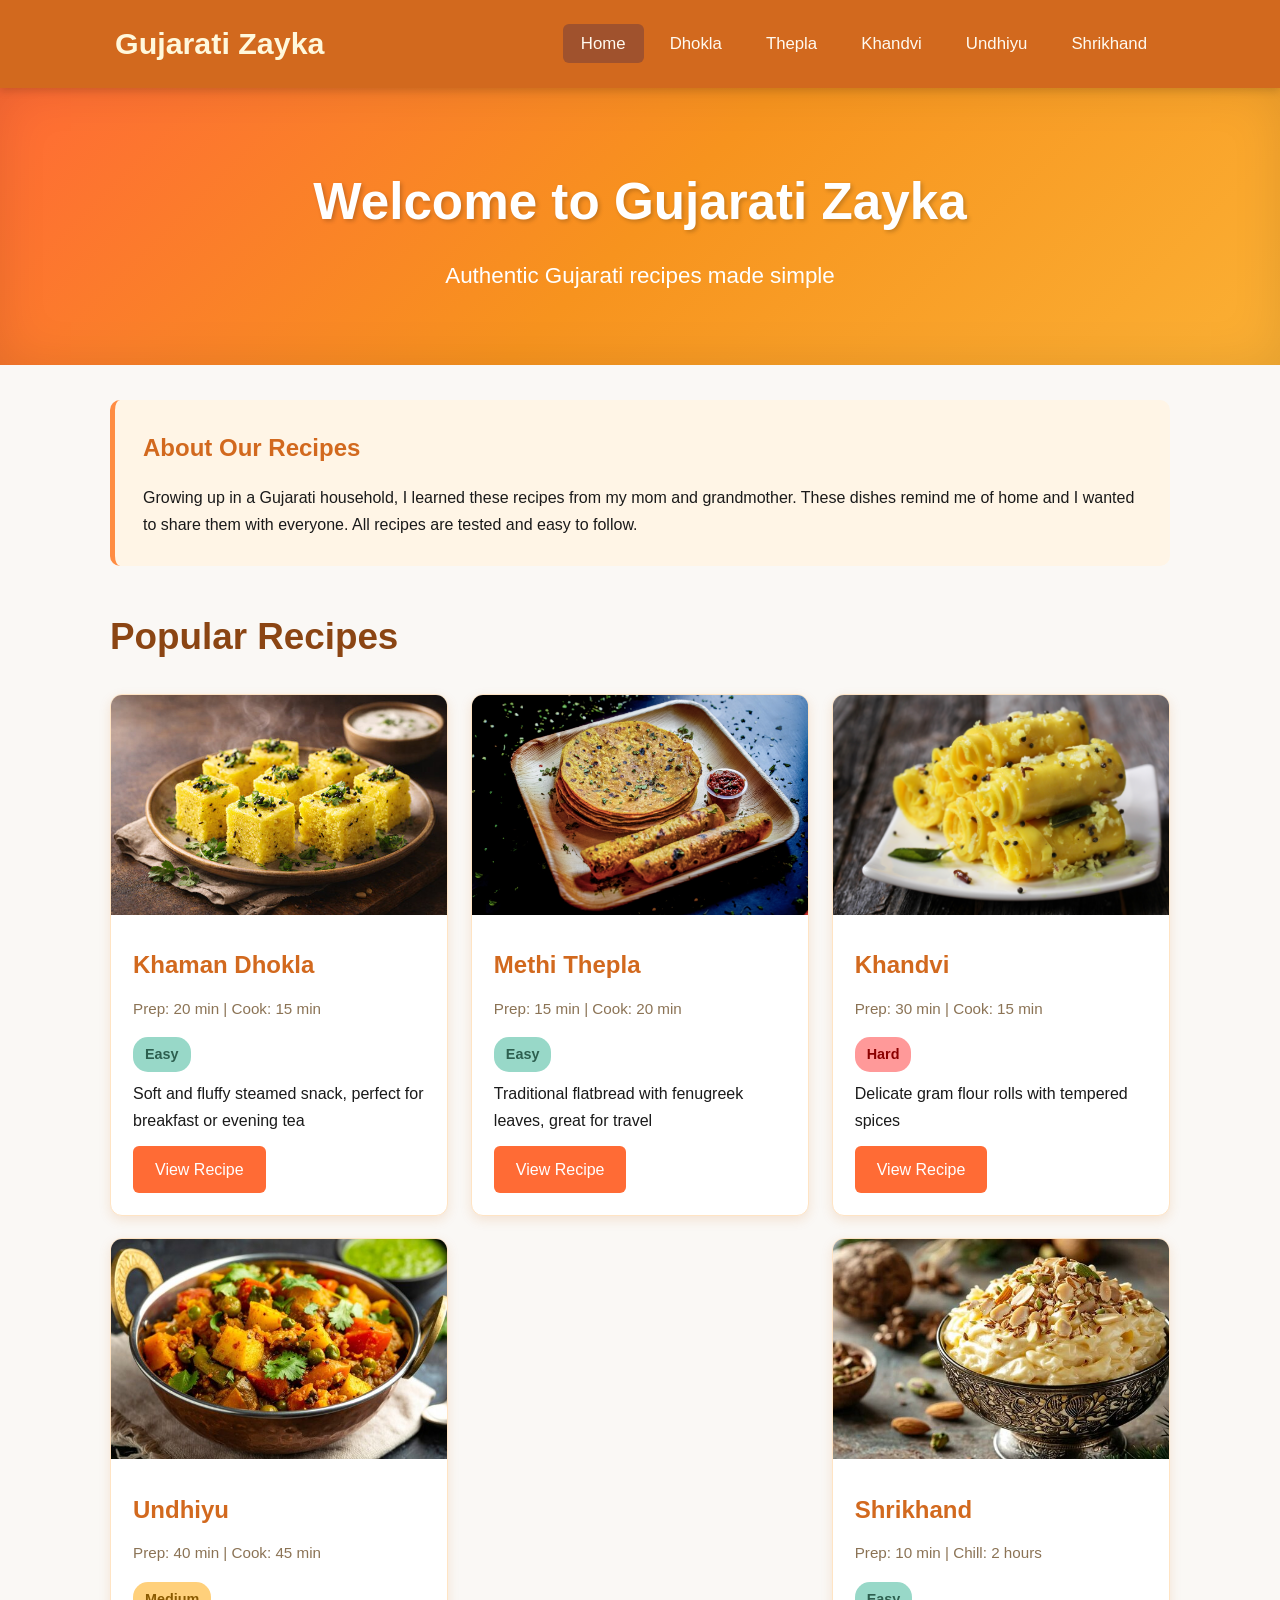
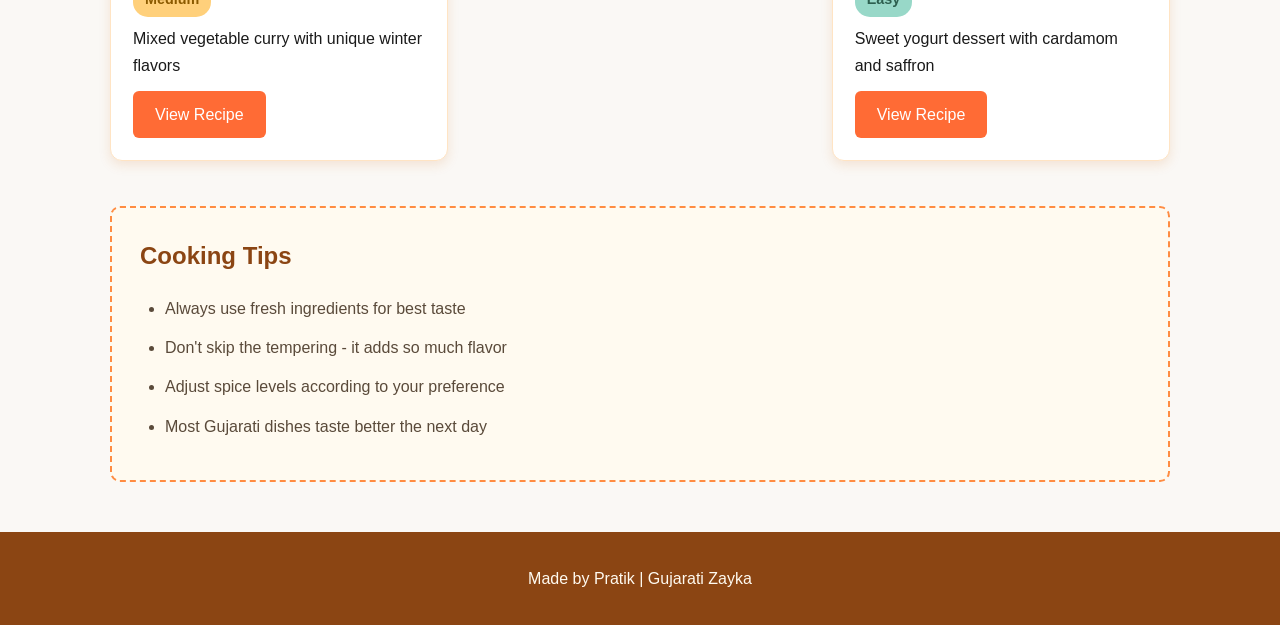
<file: index.html>
<!DOCTYPE html>
<html>
<head>
    <meta charset="UTF-8">
    <meta name="viewport" content="width=device-width, initial-scale=1.0">
    <title>Gujarati Zayka - Home</title>
    <link rel="stylesheet" href="css/styles.css">
</head>
<body>
    <nav>
        <div class="nav-content">
            <h2 class="site-name">Gujarati Zayka</h2>
            <ul class="menu">
                <li><a href="index.html" class="active">Home</a></li>
                <li><a href="recipe1.html">Dhokla</a></li>
                <li><a href="recipe2.html">Thepla</a></li>
                <li><a href="recipe3.html">Khandvi</a></li>
                <li><a href="recipe4.html">Undhiyu</a></li>
                <li><a href="recipe5.html">Shrikhand</a></li>
            </ul>
        </div>
    </nav>

    <header class="hero-section">
        <h1>Welcome to Gujarati Zayka</h1>
        <p>Authentic Gujarati recipes made simple</p>
    </header>

    <main>
        <section class="intro">
            <h2>About Our Recipes</h2>
            <p>Growing up in a Gujarati household, I learned these recipes from my mom and grandmother. These dishes remind me of home and I wanted to share them with everyone. All recipes are tested and easy to follow.</p>
        </section>

        <section class="featured">
            <h2>Popular Recipes</h2>
            
            <div class="recipe-cards">
                <div class="card">
                    <img src="images/dhokla.jpg" alt="dhokla">
                    <div class="card-info">
                        <h3>Khaman Dhokla</h3>
                        <p class="time">Prep: 20 min | Cook: 15 min</p>
                        <p class="difficulty easy">Easy</p>
                        <p>Soft and fluffy steamed snack, perfect for breakfast or evening tea</p>
                        <a href="recipe1.html" class="btn">View Recipe</a>
                    </div>
                </div>

                <div class="card">
                    <img src="images/thepla.jpg" alt="thepla">
                    <div class="card-info">
                        <h3>Methi Thepla</h3>
                        <p class="time">Prep: 15 min | Cook: 20 min</p>
                        <p class="difficulty easy">Easy</p>
                        <p>Traditional flatbread with fenugreek leaves, great for travel</p>
                        <a href="recipe2.html" class="btn">View Recipe</a>
                    </div>
                </div>

                <div class="card">
                    <img src="images/khandvi.jpg" alt="khandvi">
                    <div class="card-info">
                        <h3>Khandvi</h3>
                        <p class="time">Prep: 30 min | Cook: 15 min</p>
                        <p class="difficulty hard">Hard</p>
                        <p>Delicate gram flour rolls with tempered spices</p>
                        <a href="recipe3.html" class="btn">View Recipe</a>
                    </div>
                </div>

                <div class="card">
                    <img src="images/undhiyu.jpg" alt="undhiyu">
                    <div class="card-info">
                        <h3>Undhiyu</h3>
                        <p class="time">Prep: 40 min | Cook: 45 min</p>
                        <p class="difficulty medium">Medium</p>
                        <p>Mixed vegetable curry with unique winter flavors</p>
                        <a href="recipe4.html" class="btn">View Recipe</a>
                    </div>
                </div>

                <div class="card">
                    <img src="images/shrikhand.jpg" alt="shrikhand">
                    <div class="card-info">
                        <h3>Shrikhand</h3>
                        <p class="time">Prep: 10 min | Chill: 2 hours</p>
                        <p class="difficulty easy">Easy</p>
                        <p>Sweet yogurt dessert with cardamom and saffron</p>
                        <a href="recipe5.html" class="btn">View Recipe</a>
                    </div>
                </div>
            </div>
        </section>

        <section class="tips">
            <h2>Cooking Tips</h2>
            <ul>
                <li>Always use fresh ingredients for best taste</li>
                <li>Don't skip the tempering - it adds so much flavor</li>
                <li>Adjust spice levels according to your preference</li>
                <li>Most Gujarati dishes taste better the next day</li>
            </ul>
        </section>
    </main>

    <footer>
        <p>Made by Pratik | Gujarati Zayka</p>
    </footer>
</body>
</html>
</file>
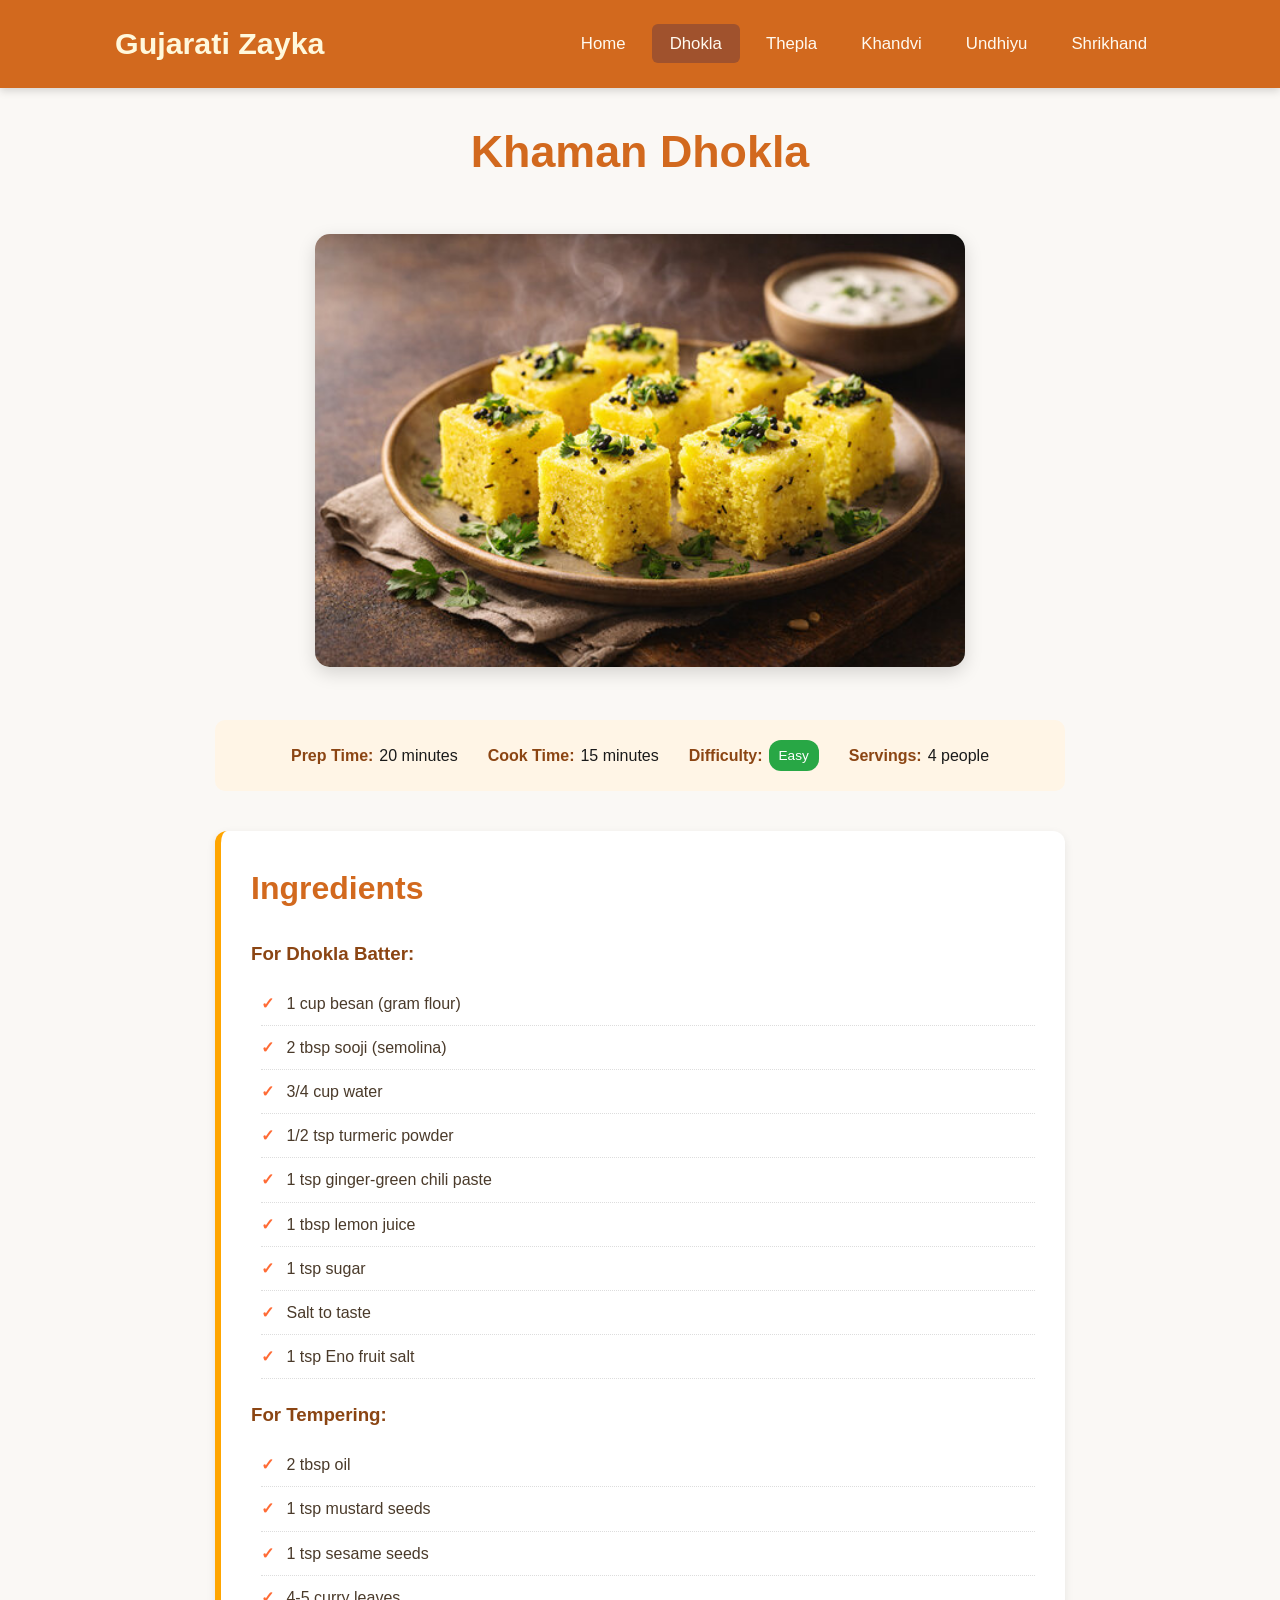
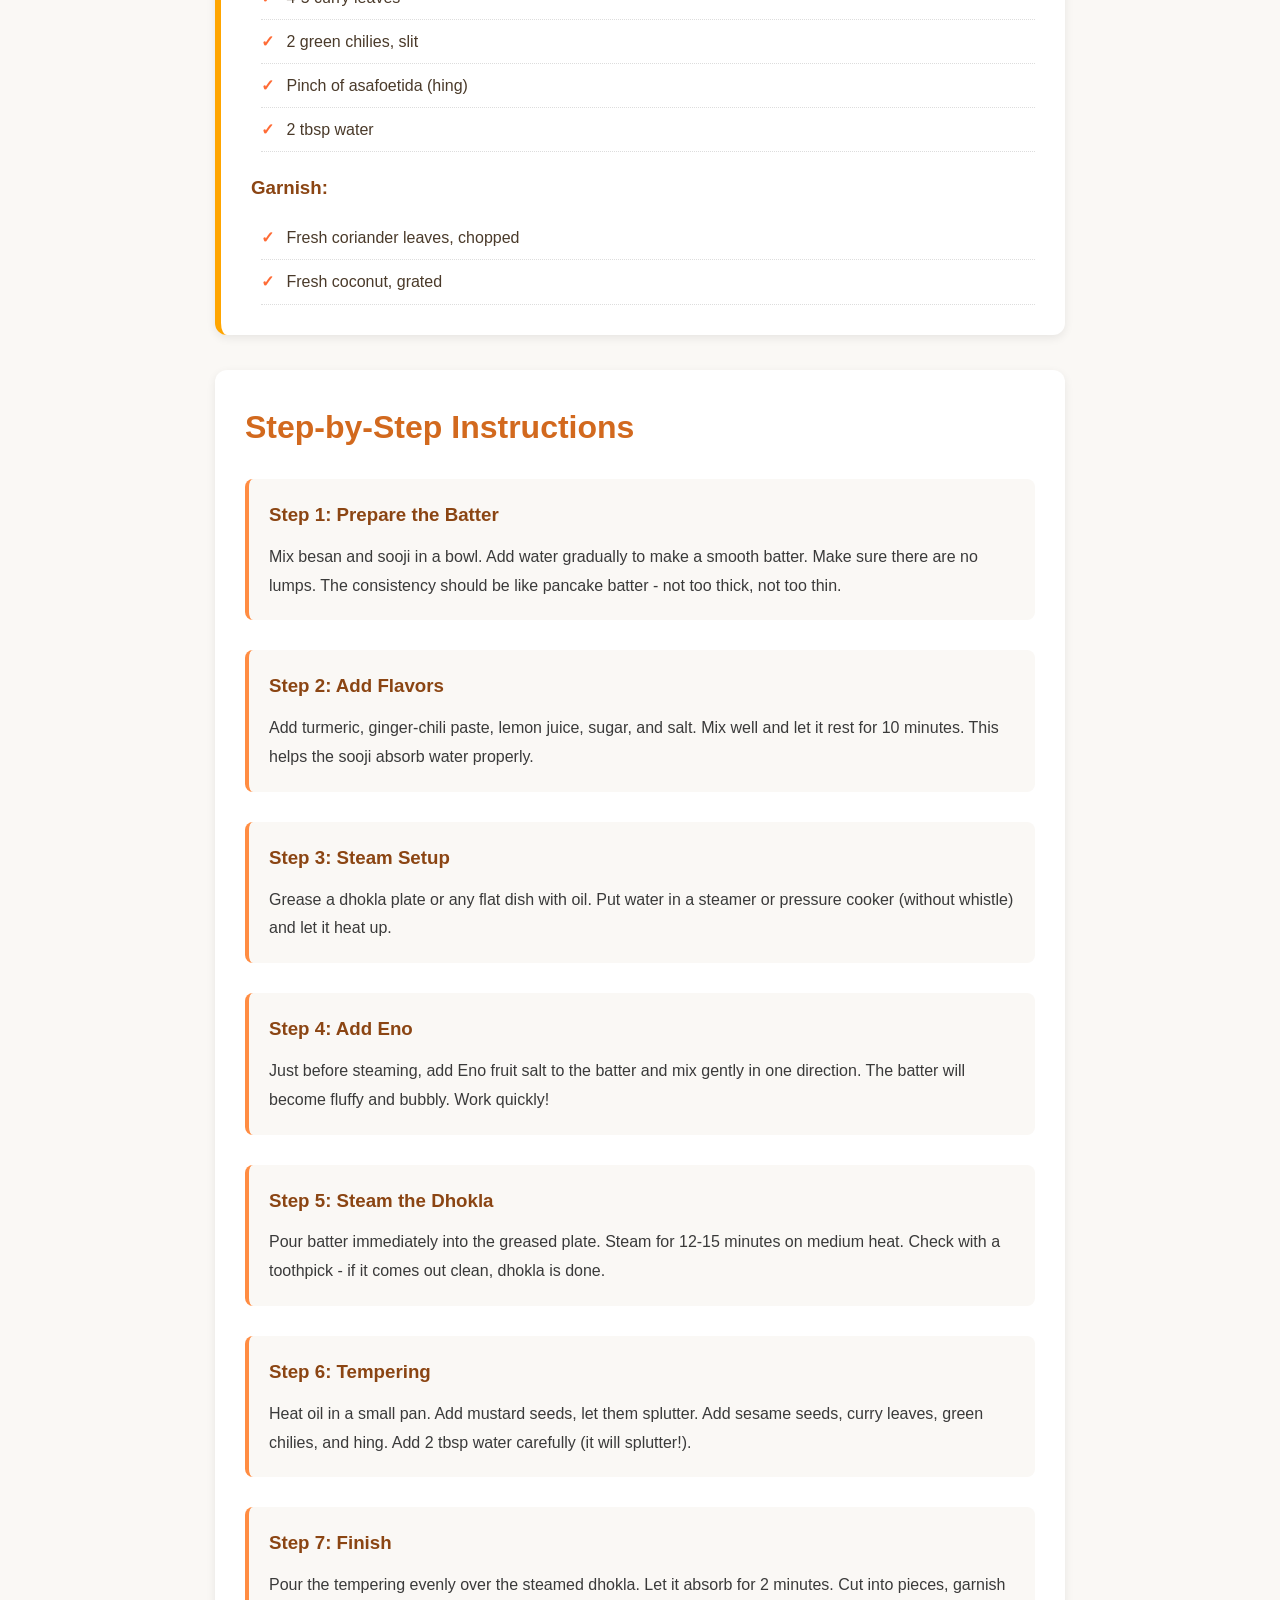
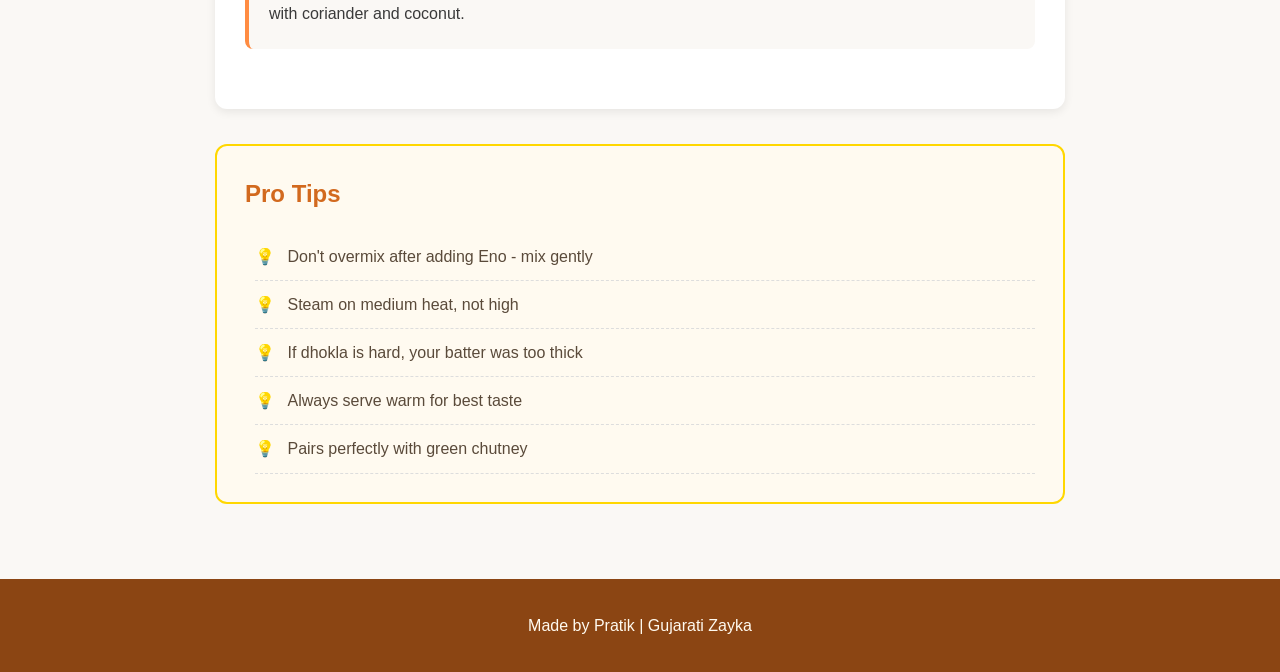
<file: recipe1.html>
<!DOCTYPE html>
<html>
<head>
    <meta charset="UTF-8">
    <meta name="viewport" content="width=device-width, initial-scale=1.0">
    <title>Khaman Dhokla Recipe - Gujarati Zayka</title>
    <link rel="stylesheet" href="css/styles.css">
</head>
<body>
    <nav>
        <div class="nav-content">
            <h2 class="site-name">Gujarati Zayka</h2>
            <ul class="menu">
                <li><a href="index.html">Home</a></li>
                <li><a href="recipe1.html" class="active">Dhokla</a></li>
                <li><a href="recipe2.html">Thepla</a></li>
                <li><a href="recipe3.html">Khandvi</a></li>
                <li><a href="recipe4.html">Undhiyu</a></li>
                <li><a href="recipe5.html">Shrikhand</a></li>
            </ul>
        </div>
    </nav>

    <main class="recipe-page">
        <div class="recipe-header">
            <h1>Khaman Dhokla</h1>
            <img src="images/dhokla.jpg" alt="khaman dhokla" class="recipe-img">
            
            <div class="recipe-meta">

  <div class="meta-item">
    <span class="label">Prep Time:</span>
    <span>20 minutes</span>
  </div>

  <div class="meta-item">
    <span class="label">Cook Time:</span>
    <span>15 minutes</span>
  </div>

  <div class="meta-item">
    <span class="label">Difficulty:</span>
    <span class="badge easy">Easy</span>
  </div>

  <div class="meta-item">
    <span class="label">Servings:</span>
    <span>4 people</span>
  </div>

</div>
        </div>

        <section class="ingredients-section">
            <h2>Ingredients</h2>
            
            <h3>For Dhokla Batter:</h3>
            <ul class="ingredients">
                <li>1 cup besan (gram flour)</li>
                <li>2 tbsp sooji (semolina)</li>
                <li>3/4 cup water</li>
                <li>1/2 tsp turmeric powder</li>
                <li>1 tsp ginger-green chili paste</li>
                <li>1 tbsp lemon juice</li>
                <li>1 tsp sugar</li>
                <li>Salt to taste</li>
                <li>1 tsp Eno fruit salt</li>
            </ul>

            <h3>For Tempering:</h3>
            <ul class="ingredients">
                <li>2 tbsp oil</li>
                <li>1 tsp mustard seeds</li>
                <li>1 tsp sesame seeds</li>
                <li>4-5 curry leaves</li>
                <li>2 green chilies, slit</li>
                <li>Pinch of asafoetida (hing)</li>
                <li>2 tbsp water</li>
            </ul>

            <h3>Garnish:</h3>
            <ul class="ingredients">
                <li>Fresh coriander leaves, chopped</li>
                <li>Fresh coconut, grated</li>
            </ul>
        </section>

        <section class="instructions-section">
            <h2>Step-by-Step Instructions</h2>
            
            <div class="step">
                <h3>Step 1: Prepare the Batter</h3>
                <p>Mix besan and sooji in a bowl. Add water gradually to make a smooth batter. Make sure there are no lumps. The consistency should be like pancake batter - not too thick, not too thin.</p>
            </div>

            <div class="step">
                <h3>Step 2: Add Flavors</h3>
                <p>Add turmeric, ginger-chili paste, lemon juice, sugar, and salt. Mix well and let it rest for 10 minutes. This helps the sooji absorb water properly.</p>
            </div>

            <div class="step">
                <h3>Step 3: Steam Setup</h3>
                <p>Grease a dhokla plate or any flat dish with oil. Put water in a steamer or pressure cooker (without whistle) and let it heat up.</p>
            </div>

            <div class="step">
                <h3>Step 4: Add Eno</h3>
                <p>Just before steaming, add Eno fruit salt to the batter and mix gently in one direction. The batter will become fluffy and bubbly. Work quickly!</p>
            </div>

            <div class="step">
                <h3>Step 5: Steam the Dhokla</h3>
                <p>Pour batter immediately into the greased plate. Steam for 12-15 minutes on medium heat. Check with a toothpick - if it comes out clean, dhokla is done.</p>
            </div>

            <div class="step">
                <h3>Step 6: Tempering</h3>
                <p>Heat oil in a small pan. Add mustard seeds, let them splutter. Add sesame seeds, curry leaves, green chilies, and hing. Add 2 tbsp water carefully (it will splutter!).</p>
            </div>

            <div class="step">
                <h3>Step 7: Finish</h3>
                <p>Pour the tempering evenly over the steamed dhokla. Let it absorb for 2 minutes. Cut into pieces, garnish with coriander and coconut.</p>
            </div>
        </section>

        <section class="tips-section">
            <h2>Pro Tips</h2>
            <ul>
                <li>Don't overmix after adding Eno - mix gently</li>
                <li>Steam on medium heat, not high</li>
                <li>If dhokla is hard, your batter was too thick</li>
                <li>Always serve warm for best taste</li>
                <li>Pairs perfectly with green chutney</li>
            </ul>
        </section>
    </main>

    <footer>
        <p>Made by Pratik | Gujarati Zayka</p>
    </footer>
</body>
</html>
</file>
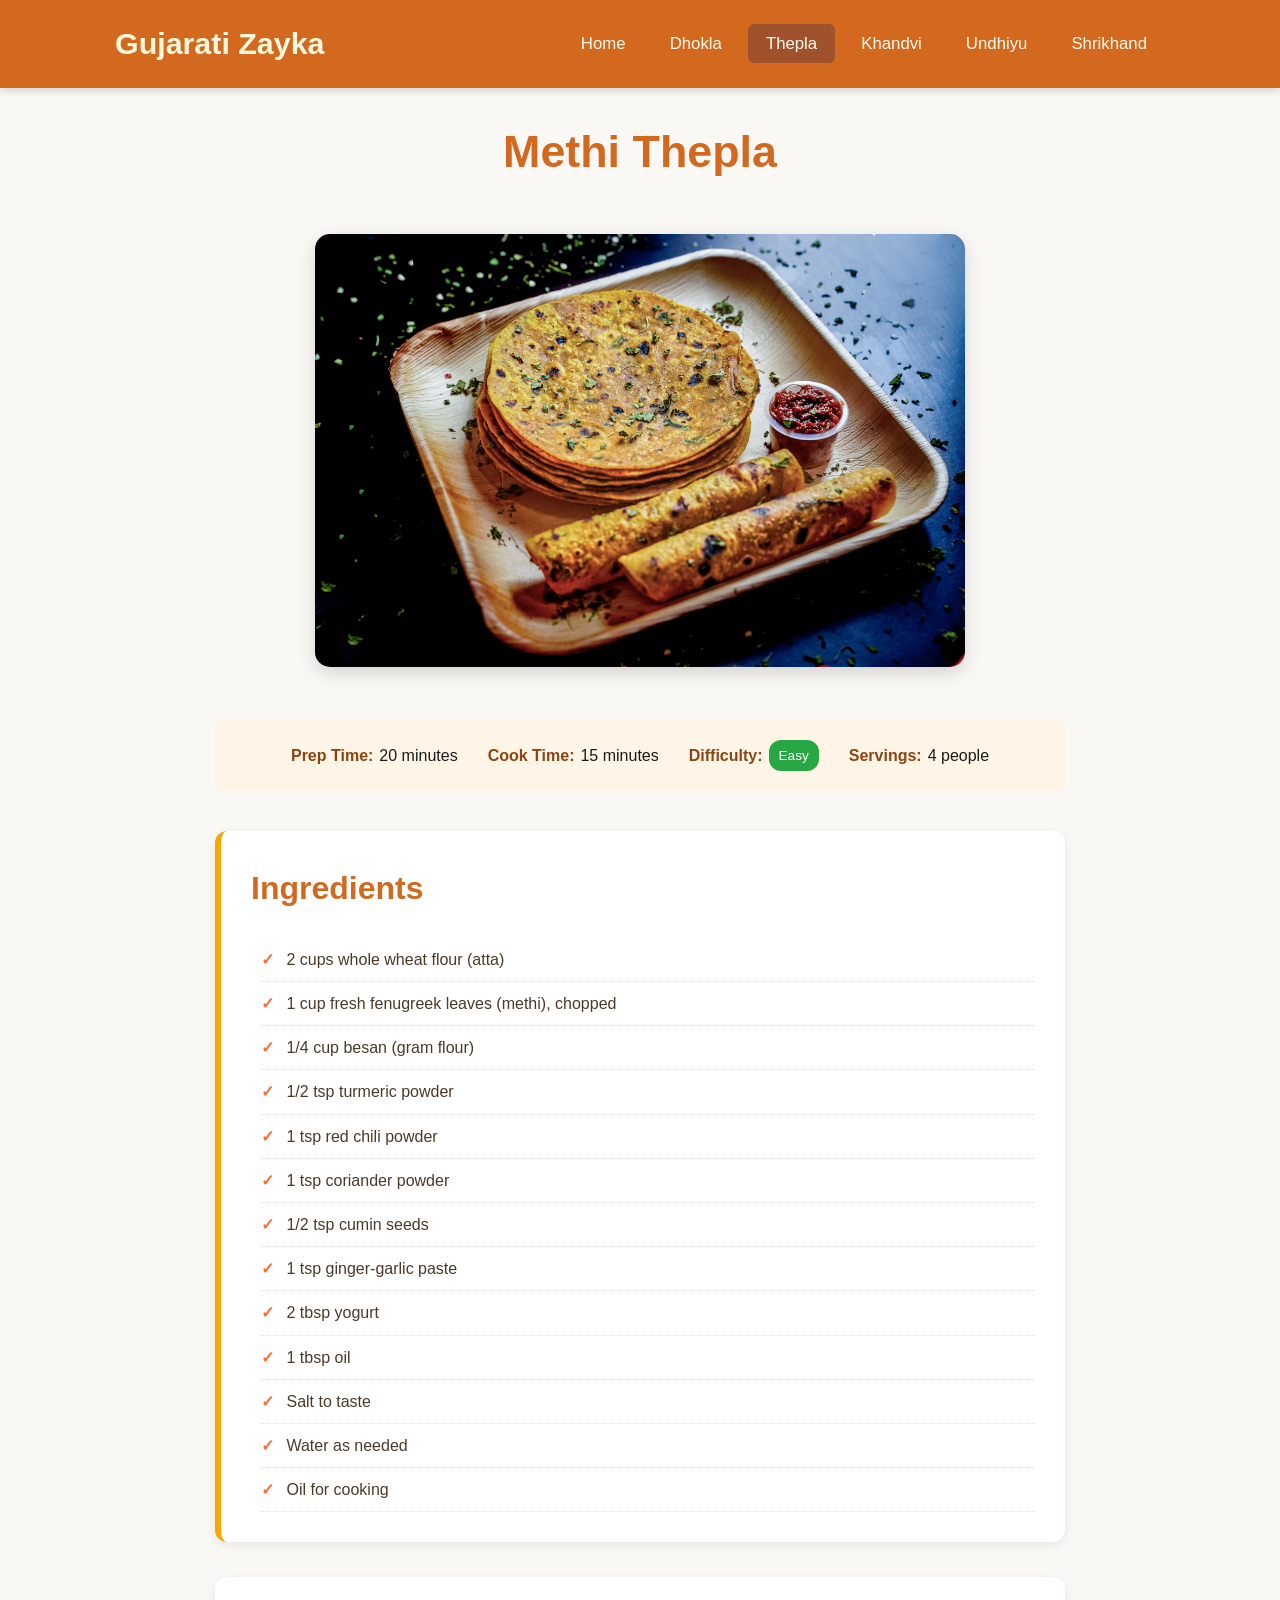
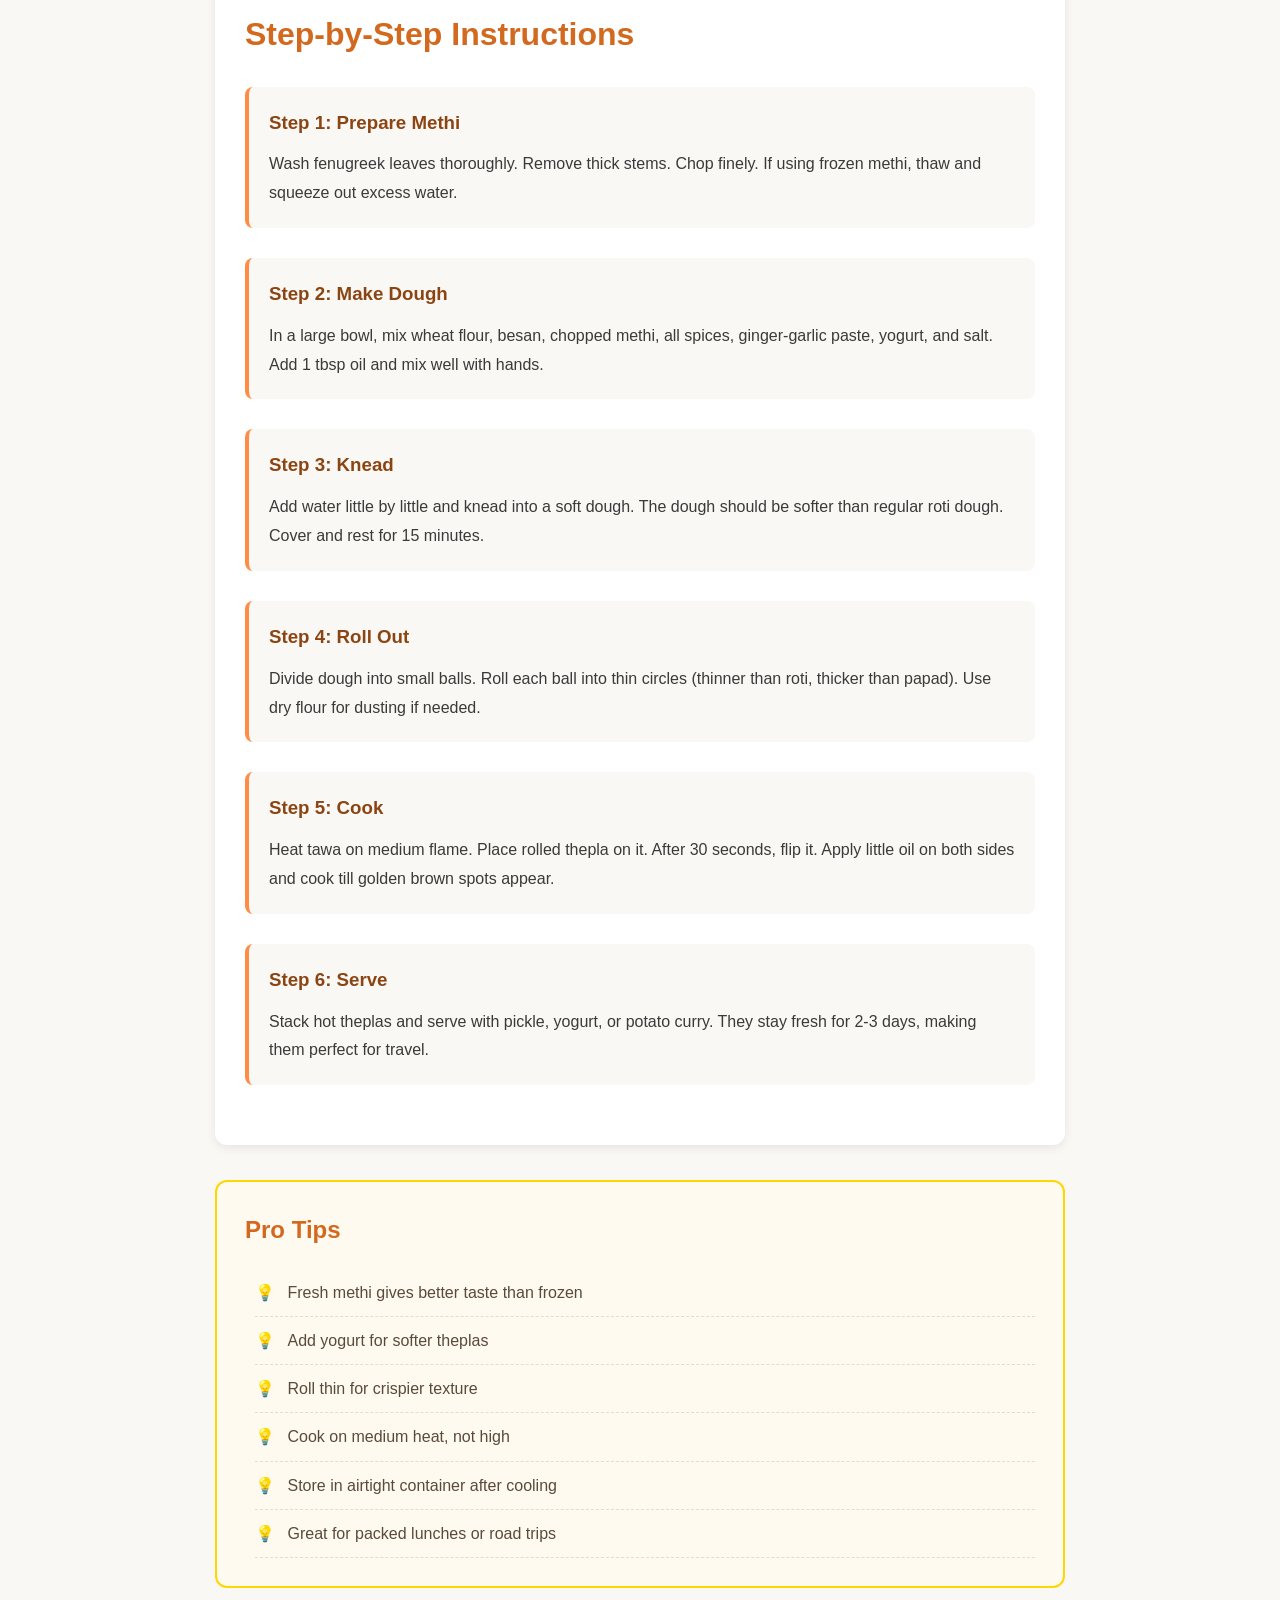
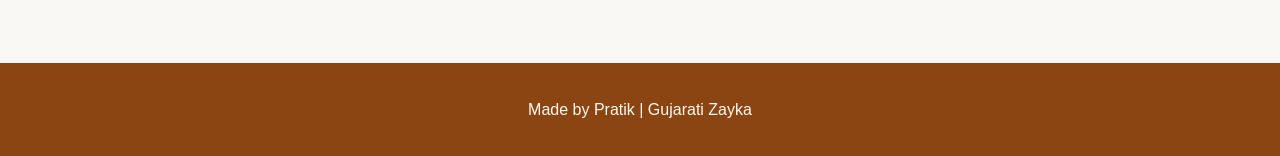
<file: recipe2.html>
<!DOCTYPE html>
<html>
<head>
    <meta charset="UTF-8">
    <meta name="viewport" content="width=device-width, initial-scale=1.0">
    <title>Methi Thepla Recipe - Gujarati Zayka</title>
    <link rel="stylesheet" href="css/styles.css">
</head>
<body>
    <nav>
        <div class="nav-content">
            <h2 class="site-name">Gujarati Zayka</h2>
            <ul class="menu">
                <li><a href="index.html">Home</a></li>
                <li><a href="recipe1.html">Dhokla</a></li>
                <li><a href="recipe2.html" class="active">Thepla</a></li>
                <li><a href="recipe3.html">Khandvi</a></li>
                <li><a href="recipe4.html">Undhiyu</a></li>
                <li><a href="recipe5.html">Shrikhand</a></li>
            </ul>
        </div>
    </nav>

    <main class="recipe-page">
        <div class="recipe-header">
            <h1>Methi Thepla</h1>
            <img src="images/thepla.jpg" alt="methi thepla" class="recipe-img">
            
           <div class="recipe-meta">

  <div class="meta-item">
    <span class="label">Prep Time:</span>
    <span>20 minutes</span>
  </div>

  <div class="meta-item">
    <span class="label">Cook Time:</span>
    <span>15 minutes</span>
  </div>

  <div class="meta-item">
    <span class="label">Difficulty:</span>
    <span class="badge easy">Easy</span>
  </div>

  <div class="meta-item">
    <span class="label">Servings:</span>
    <span>4 people</span>
  </div>

</div>
        </div>

        <section class="ingredients-section">
            <h2>Ingredients</h2>
            
            <ul class="ingredients">
                <li>2 cups whole wheat flour (atta)</li>
                <li>1 cup fresh fenugreek leaves (methi), chopped</li>
                <li>1/4 cup besan (gram flour)</li>
                <li>1/2 tsp turmeric powder</li>
                <li>1 tsp red chili powder</li>
                <li>1 tsp coriander powder</li>
                <li>1/2 tsp cumin seeds</li>
                <li>1 tsp ginger-garlic paste</li>
                <li>2 tbsp yogurt</li>
                <li>1 tbsp oil</li>
                <li>Salt to taste</li>
                <li>Water as needed</li>
                <li>Oil for cooking</li>
            </ul>
        </section>

        <section class="instructions-section">
            <h2>Step-by-Step Instructions</h2>
            
            <div class="step">
                <h3>Step 1: Prepare Methi</h3>
                <p>Wash fenugreek leaves thoroughly. Remove thick stems. Chop finely. If using frozen methi, thaw and squeeze out excess water.</p>
            </div>

            <div class="step">
                <h3>Step 2: Make Dough</h3>
                <p>In a large bowl, mix wheat flour, besan, chopped methi, all spices, ginger-garlic paste, yogurt, and salt. Add 1 tbsp oil and mix well with hands.</p>
            </div>

            <div class="step">
                <h3>Step 3: Knead</h3>
                <p>Add water little by little and knead into a soft dough. The dough should be softer than regular roti dough. Cover and rest for 15 minutes.</p>
            </div>

            <div class="step">
                <h3>Step 4: Roll Out</h3>
                <p>Divide dough into small balls. Roll each ball into thin circles (thinner than roti, thicker than papad). Use dry flour for dusting if needed.</p>
            </div>

            <div class="step">
                <h3>Step 5: Cook</h3>
                <p>Heat tawa on medium flame. Place rolled thepla on it. After 30 seconds, flip it. Apply little oil on both sides and cook till golden brown spots appear.</p>
            </div>

            <div class="step">
                <h3>Step 6: Serve</h3>
                <p>Stack hot theplas and serve with pickle, yogurt, or potato curry. They stay fresh for 2-3 days, making them perfect for travel.</p>
            </div>
        </section>

        <section class="tips-section">
            <h2>Pro Tips</h2>
            <ul>
                <li>Fresh methi gives better taste than frozen</li>
                <li>Add yogurt for softer theplas</li>
                <li>Roll thin for crispier texture</li>
                <li>Cook on medium heat, not high</li>
                <li>Store in airtight container after cooling</li>
                <li>Great for packed lunches or road trips</li>
            </ul>
        </section>
    </main>

    <footer>
        <p>Made by Pratik | Gujarati Zayka </p>
    </footer>
</body>
</html>
</file>
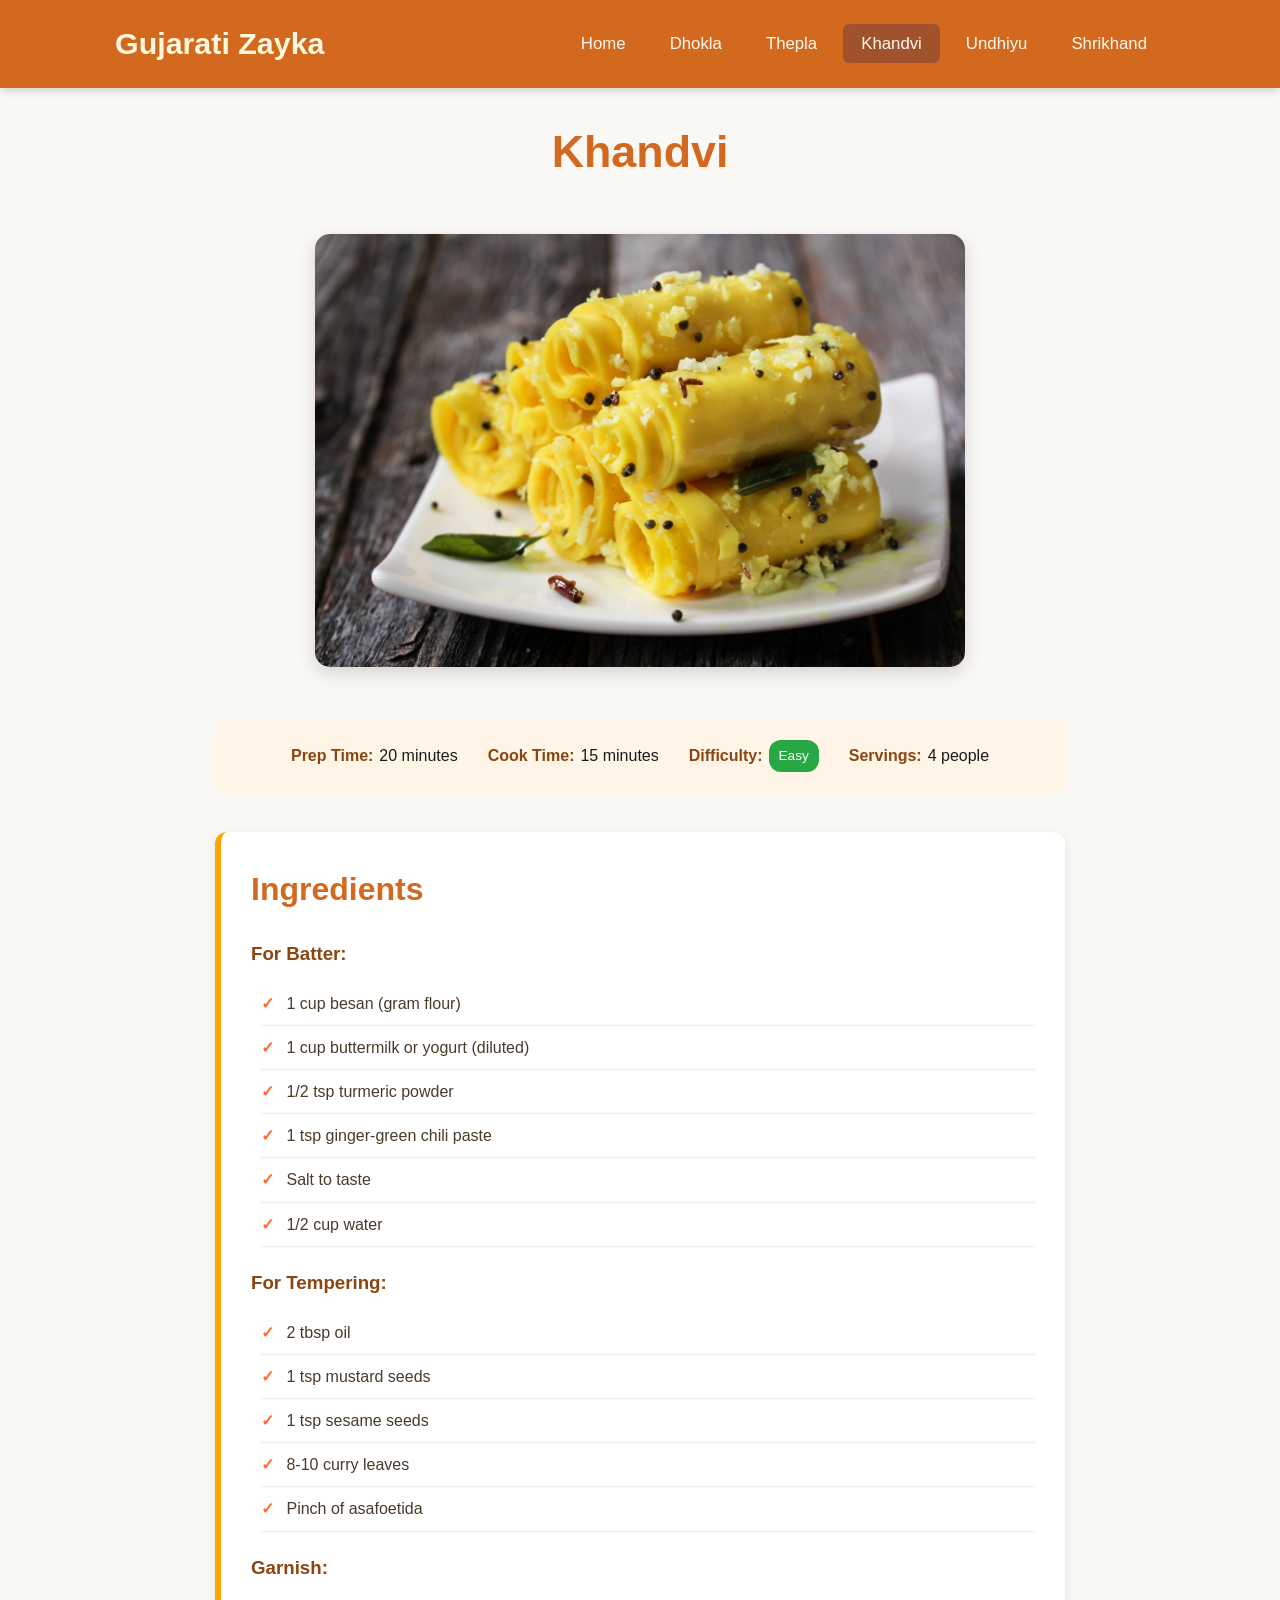
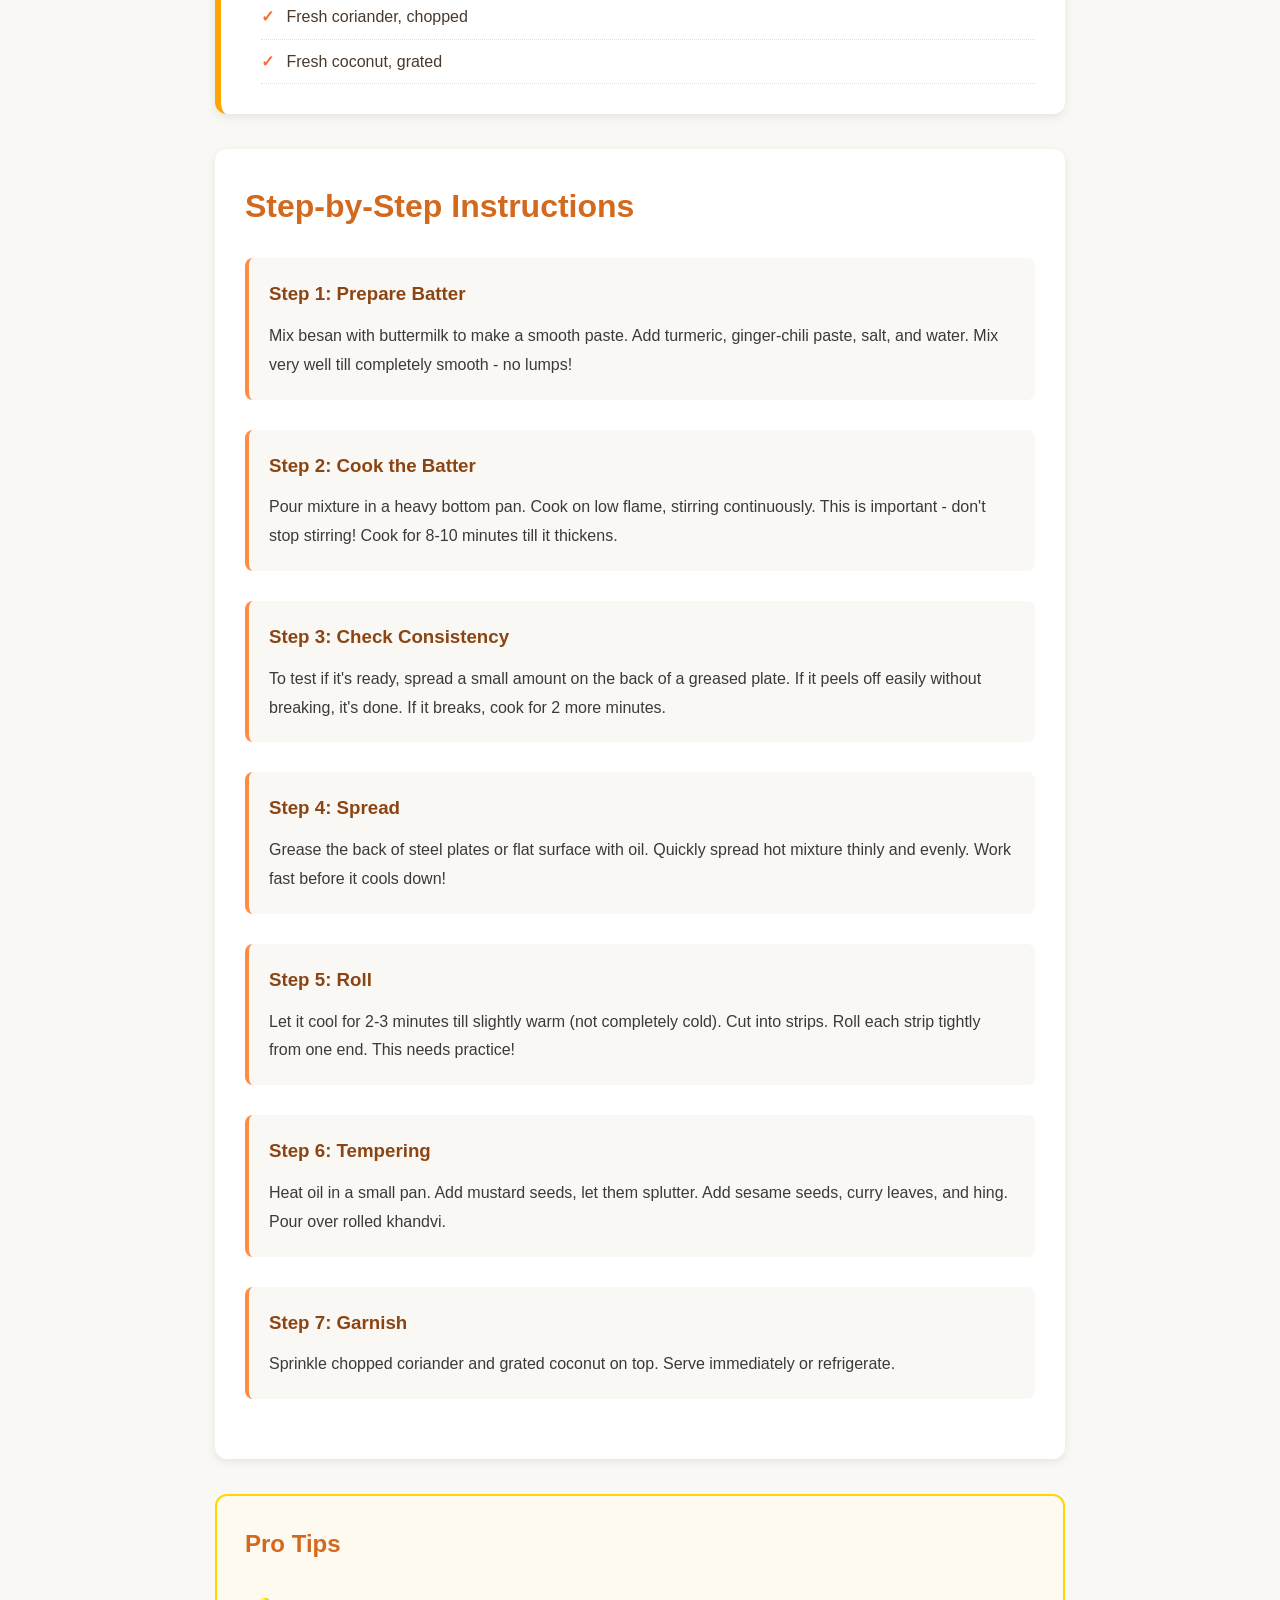
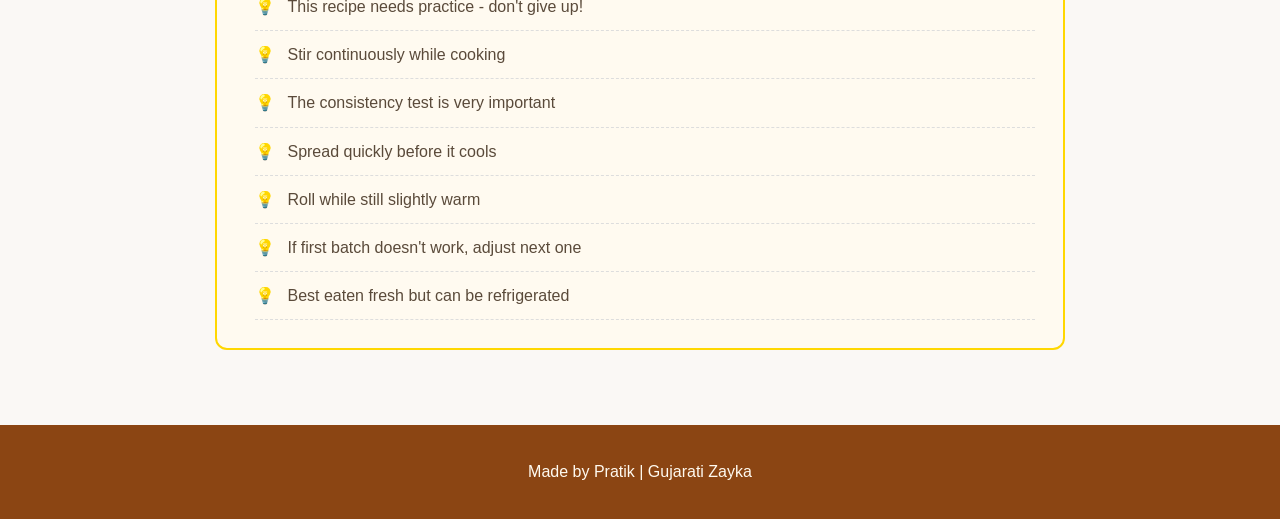
<file: recipe3.html>
<!DOCTYPE html>
<html>
<head>
    <meta charset="UTF-8">
    <meta name="viewport" content="width=device-width, initial-scale=1.0">
    <title>Khandvi Recipe - Gujarati Zayka</title>
    <link rel="stylesheet" href="css/styles.css">
</head>
<body>
    <nav>
        <div class="nav-content">
            <h2 class="site-name">Gujarati Zayka</h2>
            <ul class="menu">
                <li><a href="index.html">Home</a></li>
                <li><a href="recipe1.html">Dhokla</a></li>
                <li><a href="recipe2.html">Thepla</a></li>
                <li><a href="recipe3.html" class="active">Khandvi</a></li>
                <li><a href="recipe4.html">Undhiyu</a></li>
                <li><a href="recipe5.html">Shrikhand</a></li>
            </ul>
        </div>
    </nav>

    <main class="recipe-page">
        <div class="recipe-header">
            <h1>Khandvi</h1>
            <img src="images/khandvi.jpg" alt="khandvi" class="recipe-img">
            
            <div class="recipe-meta">

  <div class="meta-item">
    <span class="label">Prep Time:</span>
    <span>20 minutes</span>
  </div>

  <div class="meta-item">
    <span class="label">Cook Time:</span>
    <span>15 minutes</span>
  </div>

  <div class="meta-item">
    <span class="label">Difficulty:</span>
    <span class="badge easy">Easy</span>
  </div>

  <div class="meta-item">
    <span class="label">Servings:</span>
    <span>4 people</span>
  </div>

</div>
        </div>

        <section class="ingredients-section">
            <h2>Ingredients</h2>
            
            <h3>For Batter:</h3>
            <ul class="ingredients">
                <li>1 cup besan (gram flour)</li>
                <li>1 cup buttermilk or yogurt (diluted)</li>
                <li>1/2 tsp turmeric powder</li>
                <li>1 tsp ginger-green chili paste</li>
                <li>Salt to taste</li>
                <li>1/2 cup water</li>
            </ul>

            <h3>For Tempering:</h3>
            <ul class="ingredients">
                <li>2 tbsp oil</li>
                <li>1 tsp mustard seeds</li>
                <li>1 tsp sesame seeds</li>
                <li>8-10 curry leaves</li>
                <li>Pinch of asafoetida</li>
            </ul>

            <h3>Garnish:</h3>
            <ul class="ingredients">
                <li>Fresh coriander, chopped</li>
                <li>Fresh coconut, grated</li>
            </ul>
        </section>

        <section class="instructions-section">
            <h2>Step-by-Step Instructions</h2>
            
            <div class="step">
                <h3>Step 1: Prepare Batter</h3>
                <p>Mix besan with buttermilk to make a smooth paste. Add turmeric, ginger-chili paste, salt, and water. Mix very well till completely smooth - no lumps!</p>
            </div>

            <div class="step">
                <h3>Step 2: Cook the Batter</h3>
                <p>Pour mixture in a heavy bottom pan. Cook on low flame, stirring continuously. This is important - don't stop stirring! Cook for 8-10 minutes till it thickens.</p>
            </div>

            <div class="step">
                <h3>Step 3: Check Consistency</h3>
                <p>To test if it's ready, spread a small amount on the back of a greased plate. If it peels off easily without breaking, it's done. If it breaks, cook for 2 more minutes.</p>
            </div>

            <div class="step">
                <h3>Step 4: Spread</h3>
                <p>Grease the back of steel plates or flat surface with oil. Quickly spread hot mixture thinly and evenly. Work fast before it cools down!</p>
            </div>

            <div class="step">
                <h3>Step 5: Roll</h3>
                <p>Let it cool for 2-3 minutes till slightly warm (not completely cold). Cut into strips. Roll each strip tightly from one end. This needs practice!</p>
            </div>

            <div class="step">
                <h3>Step 6: Tempering</h3>
                <p>Heat oil in a small pan. Add mustard seeds, let them splutter. Add sesame seeds, curry leaves, and hing. Pour over rolled khandvi.</p>
            </div>

            <div class="step">
                <h3>Step 7: Garnish</h3>
                <p>Sprinkle chopped coriander and grated coconut on top. Serve immediately or refrigerate.</p>
            </div>
        </section>

        <section class="tips-section">
            <h2>Pro Tips</h2>
            <ul>
                <li>This recipe needs practice - don't give up!</li>
                <li>Stir continuously while cooking</li>
                <li>The consistency test is very important</li>
                <li>Spread quickly before it cools</li>
                <li>Roll while still slightly warm</li>
                <li>If first batch doesn't work, adjust next one</li>
                <li>Best eaten fresh but can be refrigerated</li>
            </ul>
        </section>
    </main>

    <footer>
        <p>Made by Pratik | Gujarati Zayka</p>
    </footer>
</body>
</html>
</file>
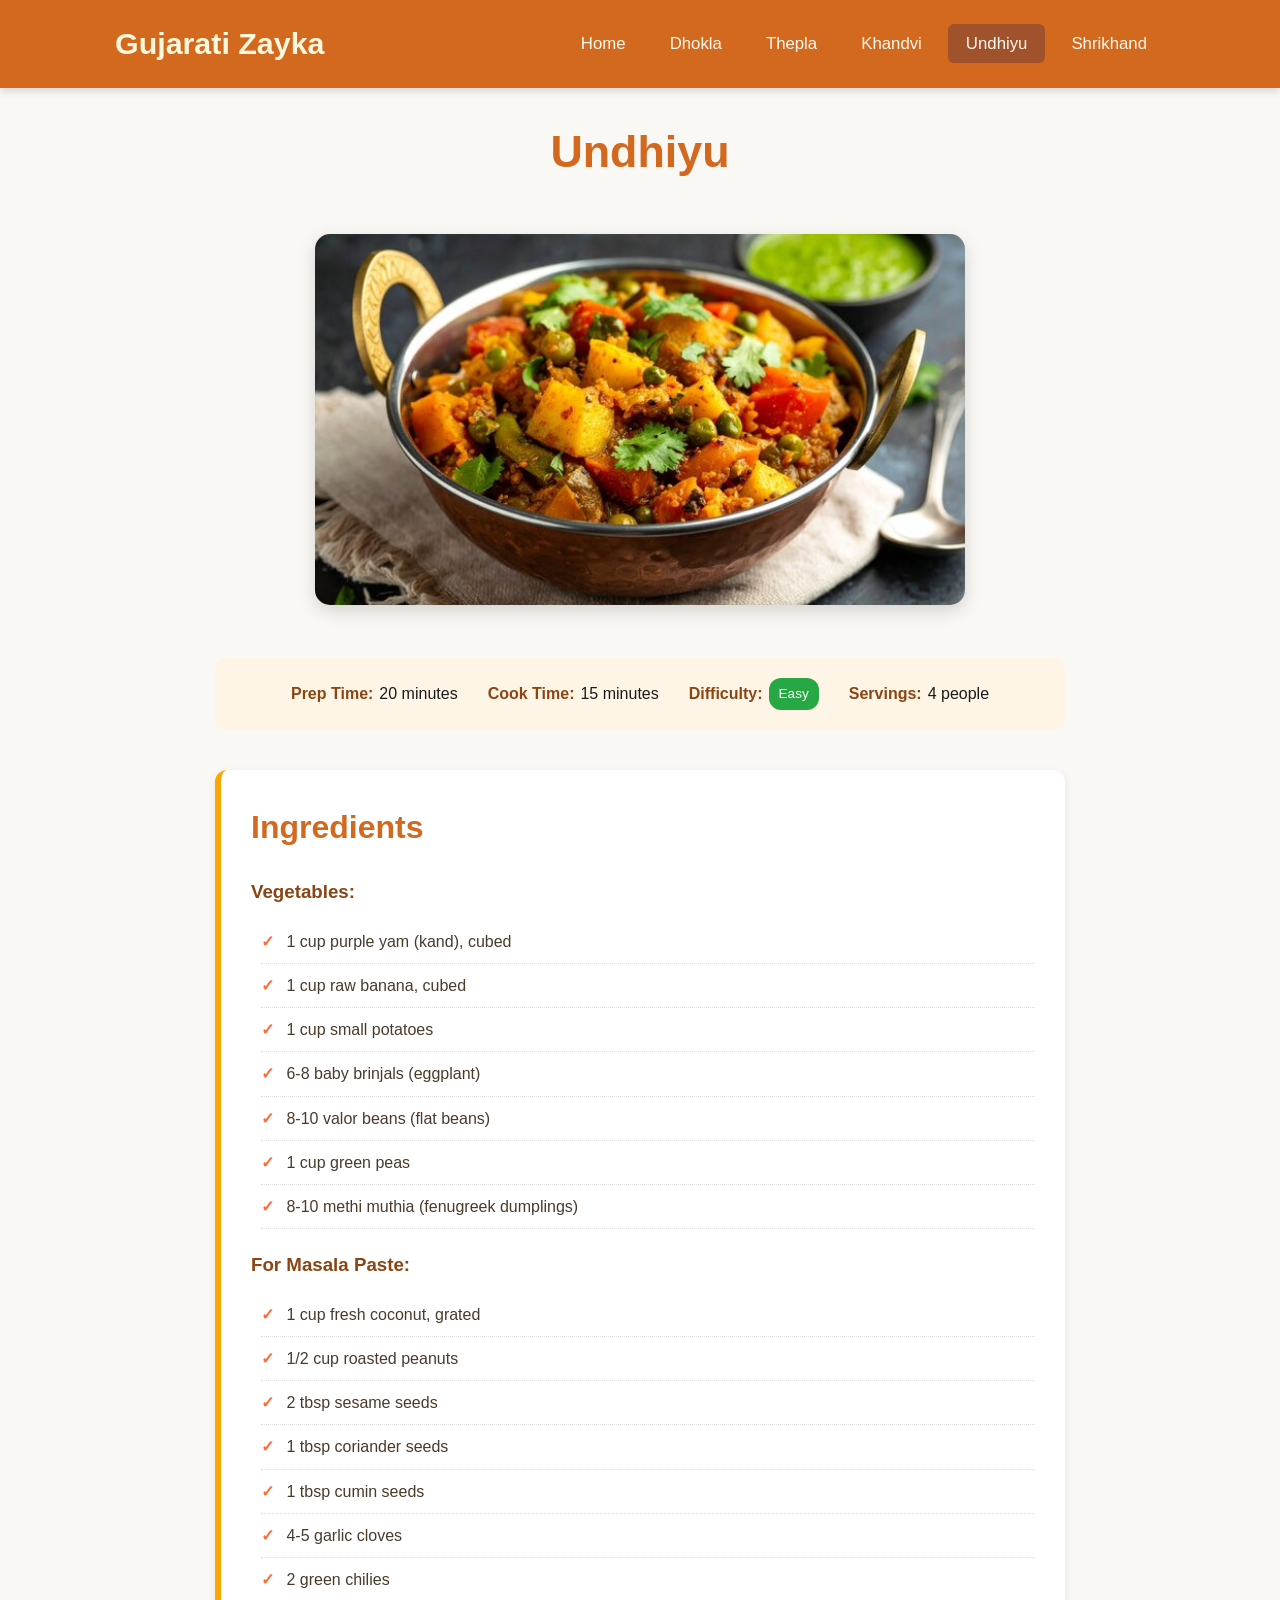
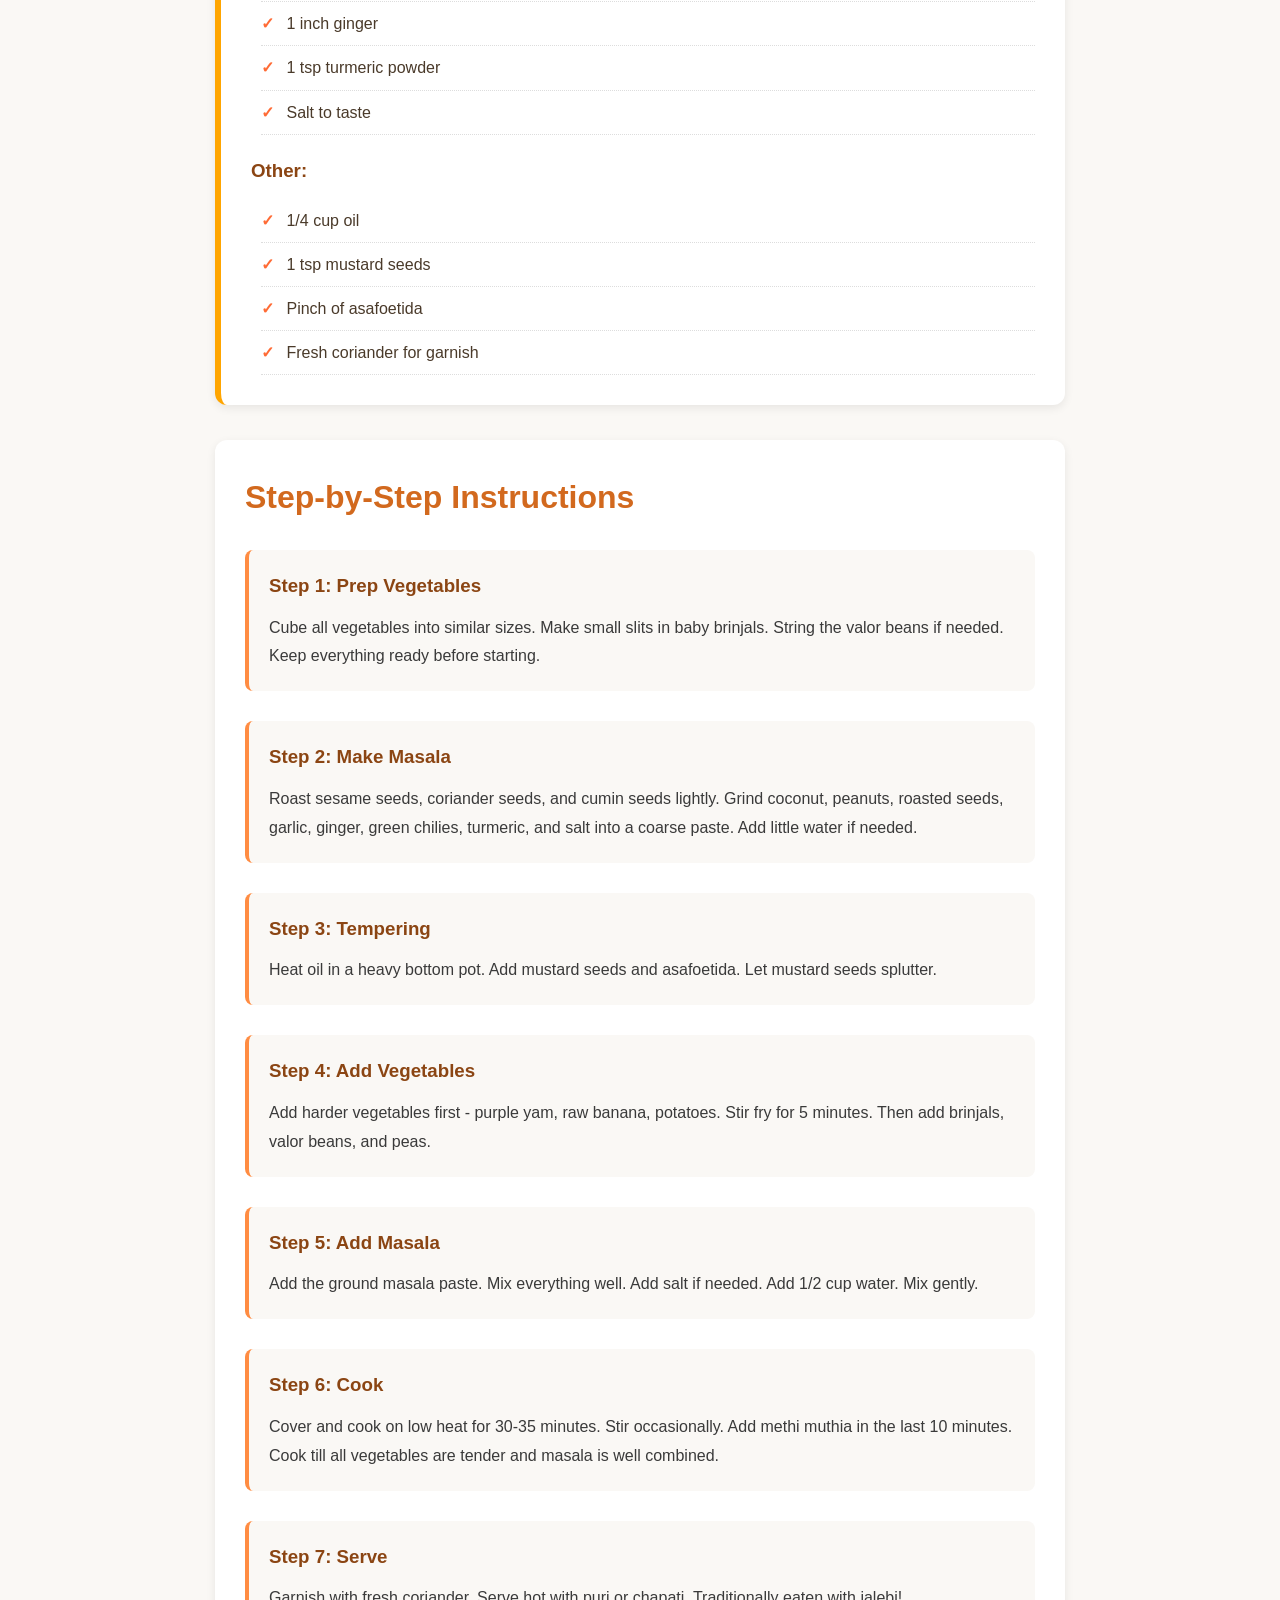
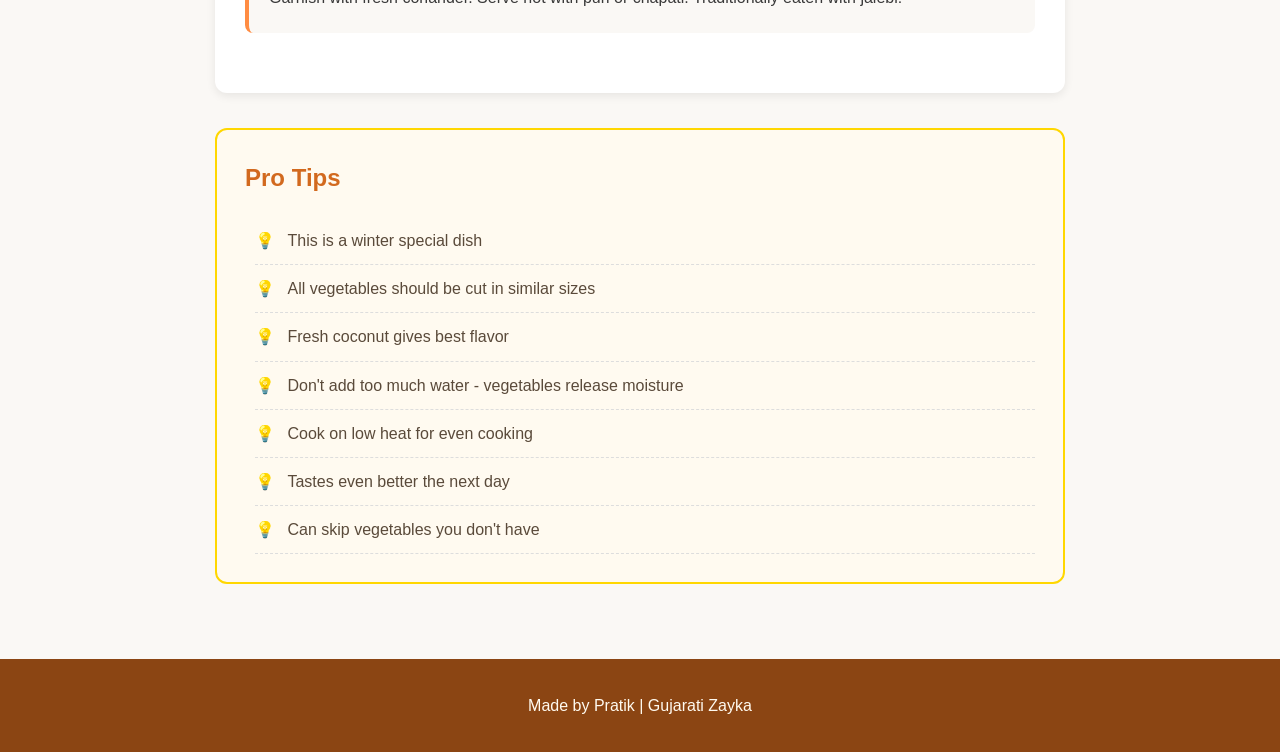
<file: recipe4.html>
<!DOCTYPE html>
<html>
<head>
    <meta charset="UTF-8">
    <meta name="viewport" content="width=device-width, initial-scale=1.0">
    <title>Undhiyu Recipe - Gujarati Zayka</title>
    <link rel="stylesheet" href="css/styles.css">
</head>
<body>
    <nav>
        <div class="nav-content">
            <h2 class="site-name">Gujarati Zayka</h2>
            <ul class="menu">
                <li><a href="index.html">Home</a></li>
                <li><a href="recipe1.html">Dhokla</a></li>
                <li><a href="recipe2.html">Thepla</a></li>
                <li><a href="recipe3.html">Khandvi</a></li>
                <li><a href="recipe4.html" class="active">Undhiyu</a></li>
                <li><a href="recipe5.html">Shrikhand</a></li>
            </ul>
        </div>
    </nav>

    <main class="recipe-page">
        <div class="recipe-header">
            <h1>Undhiyu</h1>
            <img src="images/undhiyu.jpg" alt="undhiyu" class="recipe-img">
            
           <div class="recipe-meta">

  <div class="meta-item">
    <span class="label">Prep Time:</span>
    <span>20 minutes</span>
  </div>

  <div class="meta-item">
    <span class="label">Cook Time:</span>
    <span>15 minutes</span>
  </div>

  <div class="meta-item">
    <span class="label">Difficulty:</span>
    <span class="badge easy">Easy</span>
  </div>

  <div class="meta-item">
    <span class="label">Servings:</span>
    <span>4 people</span>
  </div>

</div>
        </div>

        <section class="ingredients-section">
            <h2>Ingredients</h2>
            
            <h3>Vegetables:</h3>
            <ul class="ingredients">
                <li>1 cup purple yam (kand), cubed</li>
                <li>1 cup raw banana, cubed</li>
                <li>1 cup small potatoes</li>
                <li>6-8 baby brinjals (eggplant)</li>
                <li>8-10 valor beans (flat beans)</li>
                <li>1 cup green peas</li>
                <li>8-10 methi muthia (fenugreek dumplings)</li>
            </ul>

            <h3>For Masala Paste:</h3>
            <ul class="ingredients">
                <li>1 cup fresh coconut, grated</li>
                <li>1/2 cup roasted peanuts</li>
                <li>2 tbsp sesame seeds</li>
                <li>1 tbsp coriander seeds</li>
                <li>1 tbsp cumin seeds</li>
                <li>4-5 garlic cloves</li>
                <li>2 green chilies</li>
                <li>1 inch ginger</li>
                <li>1 tsp turmeric powder</li>
                <li>Salt to taste</li>
            </ul>

            <h3>Other:</h3>
            <ul class="ingredients">
                <li>1/4 cup oil</li>
                <li>1 tsp mustard seeds</li>
                <li>Pinch of asafoetida</li>
                <li>Fresh coriander for garnish</li>
            </ul>
        </section>

        <section class="instructions-section">
            <h2>Step-by-Step Instructions</h2>
            
            <div class="step">
                <h3>Step 1: Prep Vegetables</h3>
                <p>Cube all vegetables into similar sizes. Make small slits in baby brinjals. String the valor beans if needed. Keep everything ready before starting.</p>
            </div>

            <div class="step">
                <h3>Step 2: Make Masala</h3>
                <p>Roast sesame seeds, coriander seeds, and cumin seeds lightly. Grind coconut, peanuts, roasted seeds, garlic, ginger, green chilies, turmeric, and salt into a coarse paste. Add little water if needed.</p>
            </div>

            <div class="step">
                <h3>Step 3: Tempering</h3>
                <p>Heat oil in a heavy bottom pot. Add mustard seeds and asafoetida. Let mustard seeds splutter.</p>
            </div>

            <div class="step">
                <h3>Step 4: Add Vegetables</h3>
                <p>Add harder vegetables first - purple yam, raw banana, potatoes. Stir fry for 5 minutes. Then add brinjals, valor beans, and peas.</p>
            </div>

            <div class="step">
                <h3>Step 5: Add Masala</h3>
                <p>Add the ground masala paste. Mix everything well. Add salt if needed. Add 1/2 cup water. Mix gently.</p>
            </div>

            <div class="step">
                <h3>Step 6: Cook</h3>
                <p>Cover and cook on low heat for 30-35 minutes. Stir occasionally. Add methi muthia in the last 10 minutes. Cook till all vegetables are tender and masala is well combined.</p>
            </div>

            <div class="step">
                <h3>Step 7: Serve</h3>
                <p>Garnish with fresh coriander. Serve hot with puri or chapati. Traditionally eaten with jalebi!</p>
            </div>
        </section>

        <section class="tips-section">
            <h2>Pro Tips</h2>
            <ul>
                <li>This is a winter special dish</li>
                <li>All vegetables should be cut in similar sizes</li>
                <li>Fresh coconut gives best flavor</li>
                <li>Don't add too much water - vegetables release moisture</li>
                <li>Cook on low heat for even cooking</li>
                <li>Tastes even better the next day</li>
                <li>Can skip vegetables you don't have</li>
            </ul>
        </section>
    </main>

    <footer>
        <p>Made by Pratik | Gujarati Zayka</p>
    </footer>
</body>
</html>
</file>
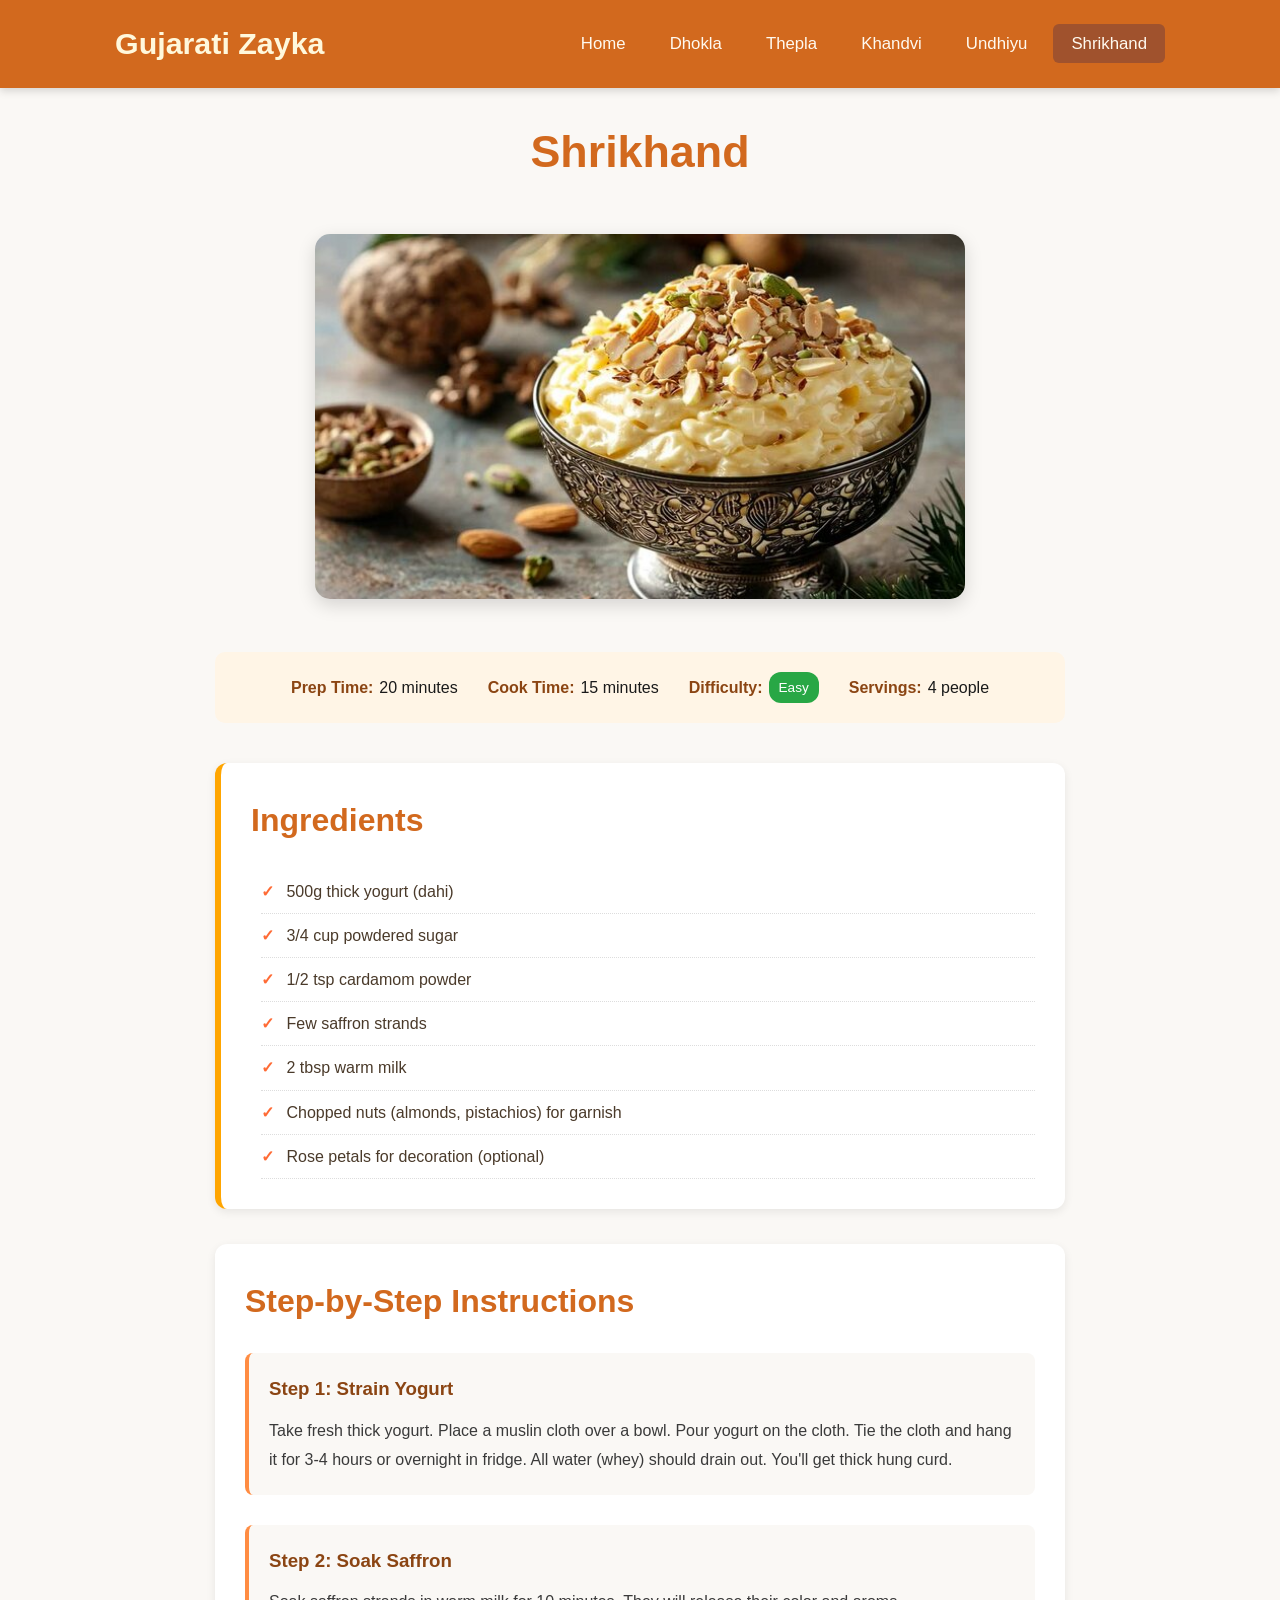
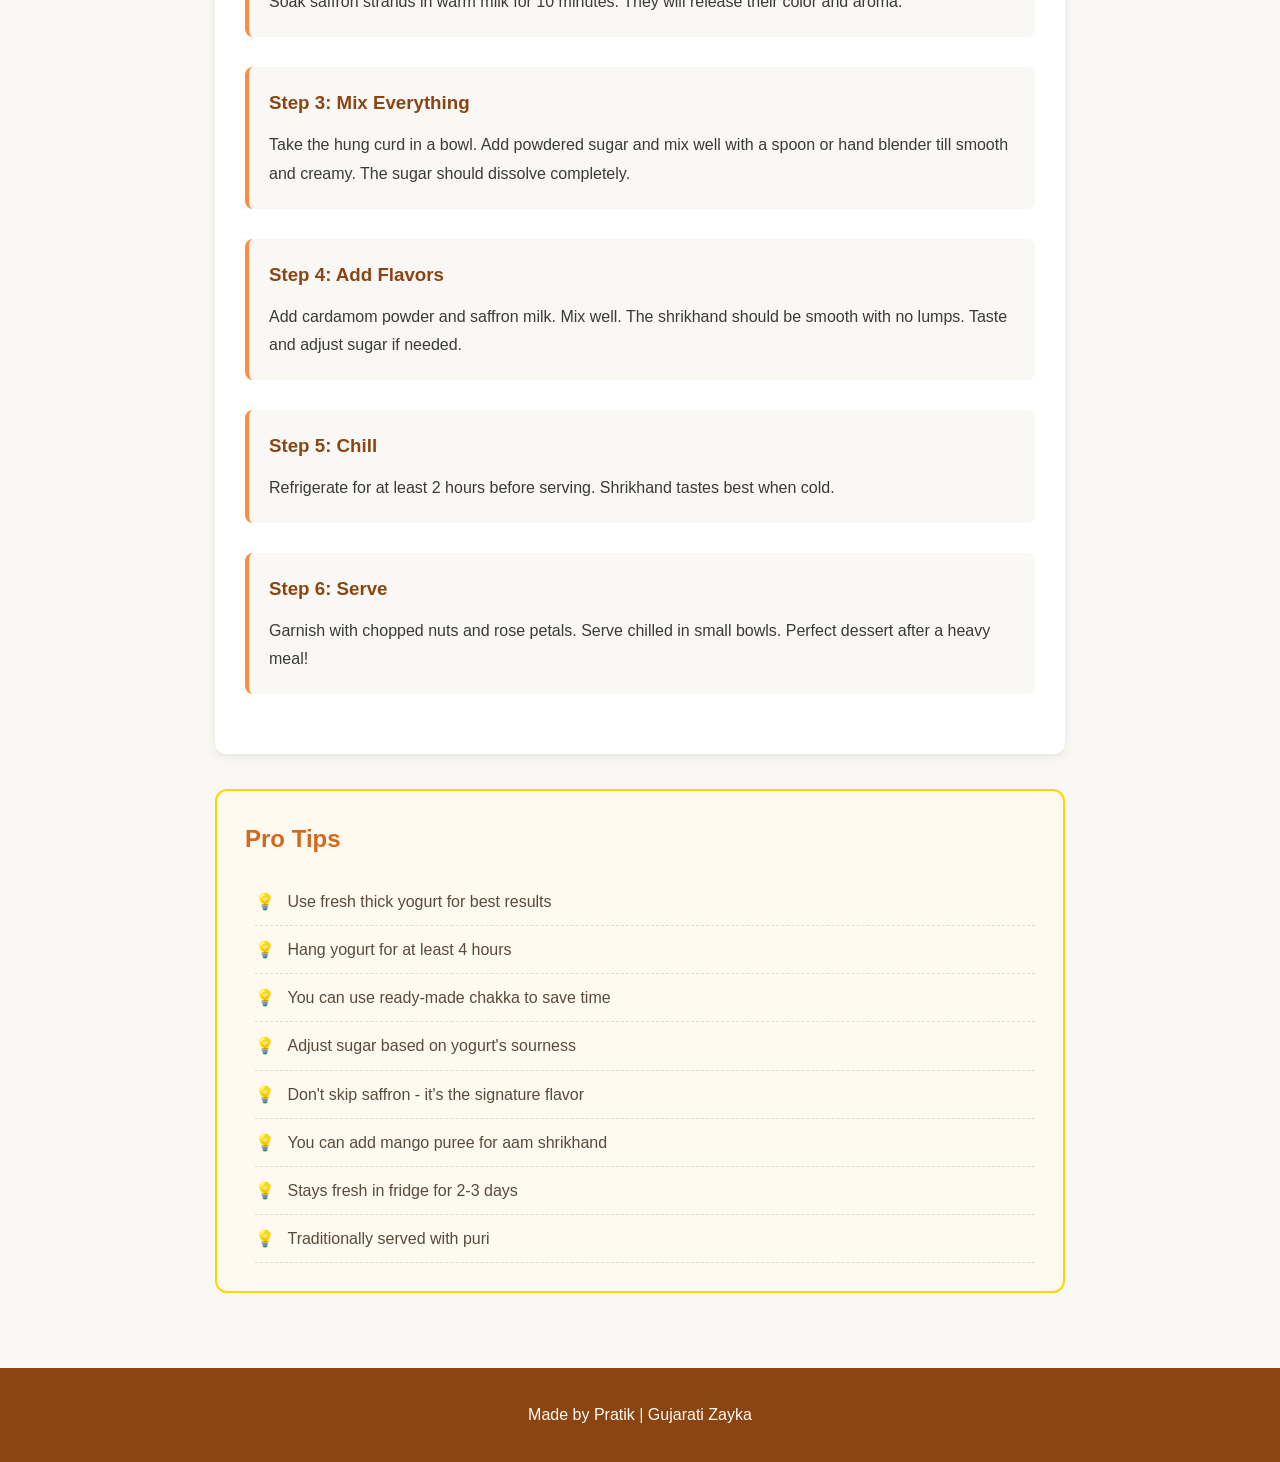
<file: recipe5.html>
<!DOCTYPE html>
<html>
<head>
    <meta charset="UTF-8">
    <meta name="viewport" content="width=device-width, initial-scale=1.0">
    <title>Shrikhand Recipe - Gujarati Zayka</title>
    <link rel="stylesheet" href="css/styles.css">
</head>
<body>
    <nav>
        <div class="nav-content">
            <h2 class="site-name">Gujarati Zayka</h2>
            <ul class="menu">
                <li><a href="index.html">Home</a></li>
                <li><a href="recipe1.html">Dhokla</a></li>
                <li><a href="recipe2.html">Thepla</a></li>
                <li><a href="recipe3.html">Khandvi</a></li>
                <li><a href="recipe4.html">Undhiyu</a></li>
                <li><a href="recipe5.html" class="active">Shrikhand</a></li>
            </ul>
        </div>
    </nav>

    <main class="recipe-page">
        <div class="recipe-header">
            <h1>Shrikhand</h1>
            <img src="images/shrikhand.jpg" alt="shrikhand" class="recipe-img">
           <div class="recipe-meta">

  <div class="meta-item">
    <span class="label">Prep Time:</span>
    <span>20 minutes</span>
  </div>

  <div class="meta-item">
    <span class="label">Cook Time:</span>
    <span>15 minutes</span>
  </div>

  <div class="meta-item">
    <span class="label">Difficulty:</span>
    <span class="badge easy">Easy</span>
  </div>

  <div class="meta-item">
    <span class="label">Servings:</span>
    <span>4 people</span>
  </div>

</div>
        </div>

        <section class="ingredients-section">
            <h2>Ingredients</h2>
            
            <ul class="ingredients">
                <li>500g thick yogurt (dahi)</li>
                <li>3/4 cup powdered sugar</li>
                <li>1/2 tsp cardamom powder</li>
                <li>Few saffron strands</li>
                <li>2 tbsp warm milk</li>
                <li>Chopped nuts (almonds, pistachios) for garnish</li>
                <li>Rose petals for decoration (optional)</li>
            </ul>
        </section>

        <section class="instructions-section">
            <h2>Step-by-Step Instructions</h2>
            
            <div class="step">
                <h3>Step 1: Strain Yogurt</h3>
                <p>Take fresh thick yogurt. Place a muslin cloth over a bowl. Pour yogurt on the cloth. Tie the cloth and hang it for 3-4 hours or overnight in fridge. All water (whey) should drain out. You'll get thick hung curd.</p>
            </div>

            <div class="step">
                <h3>Step 2: Soak Saffron</h3>
                <p>Soak saffron strands in warm milk for 10 minutes. They will release their color and aroma.</p>
            </div>

            <div class="step">
                <h3>Step 3: Mix Everything</h3>
                <p>Take the hung curd in a bowl. Add powdered sugar and mix well with a spoon or hand blender till smooth and creamy. The sugar should dissolve completely.</p>
            </div>

            <div class="step">
                <h3>Step 4: Add Flavors</h3>
                <p>Add cardamom powder and saffron milk. Mix well. The shrikhand should be smooth with no lumps. Taste and adjust sugar if needed.</p>
            </div>

            <div class="step">
                <h3>Step 5: Chill</h3>
                <p>Refrigerate for at least 2 hours before serving. Shrikhand tastes best when cold.</p>
            </div>

            <div class="step">
                <h3>Step 6: Serve</h3>
                <p>Garnish with chopped nuts and rose petals. Serve chilled in small bowls. Perfect dessert after a heavy meal!</p>
            </div>
        </section>

        <section class="tips-section">
            <h2>Pro Tips</h2>
            <ul>
                <li>Use fresh thick yogurt for best results</li>
                <li>Hang yogurt for at least 4 hours</li>
                <li>You can use ready-made chakka to save time</li>
                <li>Adjust sugar based on yogurt's sourness</li>
                <li>Don't skip saffron - it's the signature flavor</li>
                <li>You can add mango puree for aam shrikhand</li>
                <li>Stays fresh in fridge for 2-3 days</li>
                <li>Traditionally served with puri</li>
            </ul>
        </section>
    </main>

    <footer>
        <p>Made by Pratik | Gujarati Zayka</p>
    </footer>
</body>
</html>
</file>
<file: css/styles.css>
/* Basic reset */
* {
    margin: 0;
    padding: 0;
    box-sizing: border-box;
}

body {
    font-family: 'Segoe UI', Tahoma, sans-serif;
    line-height: 1.7;
    color: #1a1a1a;
    background-color: #faf8f5;
}

/* Navigation - Custom colors */
nav {
    background-color: #d2691e;
    position: sticky;
    top: 0;
    box-shadow: 0 3px 8px rgba(0,0,0,0.15);
    z-index: 999;
}

.nav-content {
    max-width: 1100px;
    margin: 0 auto;
    display: flex;
    justify-content: space-between;
    align-items: center;
    padding: 18px 25px;
}

.site-name {
    color: #fff8dc;
    font-size: 1.9em;
    font-weight: 600;
    margin: 0;
}

.menu {
    display: flex;
    list-style: none;
    gap: 8px;
}

.menu li a {
    color: #fffaf0;
    text-decoration: none;
    padding: 10px 18px;
    border-radius: 6px;
    transition: all 0.3s;
    font-size: 1.05em;
}

.menu li a:hover {
    background-color: #8b4513;
    transform: translateY(-2px);
}

.menu li a.active {
    background-color: #a0522d;
}

/* Hero section */
.hero-section {
    background: linear-gradient(135deg, #ff6b35 0%, #f7931e 50%, #fbb034 100%);
    color: white;
    text-align: center;
    padding: 70px 25px;
    box-shadow: inset 0 0 50px rgba(0,0,0,0.1);
}

.hero-section h1 {
    font-size: 3.2em;
    margin-bottom: 12px;
    text-shadow: 2px 2px 4px rgba(0,0,0,0.2);
}

.hero-section p {
    font-size: 1.4em;
    font-weight: 300;
}

/* Main content */
main {
    max-width: 1100px;
    margin: 35px auto;
    padding: 0 20px;
}

/* Intro section */
.intro {
    background-color: #fff5e6;
    padding: 28px;
    border-radius: 10px;
    margin-bottom: 40px;
    border-left: 5px solid #ff8c42;
}

.intro h2 {
    color: #d2691e;
    margin-bottom: 15px;
}

/* Featured recipes grid - using Flexbox */
.featured h2 {
    color: #8b4513;
    margin-bottom: 25px;
    font-size: 2.3em;
}

.recipe-cards {
    display: flex;
    flex-wrap: wrap;
    gap: 22px;
    justify-content: space-between;
}

/* Recipe cards */
.card {
    background: white;
    border-radius: 12px;
    overflow: hidden;
    width: calc(33.33% - 15px);
    box-shadow: 0 4px 12px rgba(210, 105, 30, 0.15);
    transition: all 0.35s;
    border: 1px solid #ffe4c4;
}

.card:hover {
    transform: translateY(-8px);
    box-shadow: 0 8px 20px rgba(210, 105, 30, 0.25);
}

.card img {
    width: 100%;
    height: 220px;
    object-fit: cover;
}

.card-info {
    padding: 22px;
}

.card-info h3 {
    color: #d2691e;
    margin-bottom: 10px;
    font-size: 1.5em;
}

.time {
    color: #8b7355;
    font-size: 0.95em;
    margin-bottom: 8px;
}

/* Difficulty levels - custom colors */
.difficulty {
    display: inline-block;
    padding: 5px 12px;
    border-radius: 15px;
    font-size: 0.9em;
    font-weight: bold;
    margin: 8px 0;
}

.easy {
    background-color: #98d8c8;
    color: #2d5f4f;
}

.medium {
    background-color: #ffd07b;
    color: #8b5a00;
}

.hard {
    background-color: #ff9999;
    color: #8b0000;
}

/* Button */
.btn {
    display: inline-block;
    background-color: #ff6b35;
    color: white;
    padding: 10px 22px;
    text-decoration: none;
    border-radius: 6px;
    margin-top: 12px;
    transition: background-color 0.3s;
    font-weight: 500;
}

.btn:hover {
    background-color: #d2691e;
}

/* Tips section */
.tips {
    background-color: #fffaf0;
    padding: 28px;
    border-radius: 10px;
    margin-top: 45px;
    border: 2px dashed #ff8c42;
}

.tips h2 {
    color: #8b4513;
    margin-bottom: 18px;
}

.tips ul {
    margin-left: 25px;
}

.tips ul li {
    margin-bottom: 12px;
    color: #5a4a3a;
}

/* Recipe page specific */
.recipe-page {
    max-width: 900px;
    margin: 0 auto;
    padding: 25px;
}

.recipe-header {
    text-align: center;
    margin-bottom: 40px;
}

.recipe-header h1 {
    color: #d2691e;
    font-size: 2.8em;
    margin-bottom: 25px;
}

.recipe-img {
    width: 100%;
    max-width: 650px;
    height: auto;
    border-radius: 15px;
    margin: 20px 0;
    box-shadow: 0 6px 18px rgba(0,0,0,0.15);
}

.recipe-meta {
    display: flex;
    justify-content: center;
    gap: 30px;
    flex-wrap: wrap;
    margin-top: 25px;
    background-color: #fff5e6;
    padding: 20px;
    border-radius: 10px;
}

.meta-item {
  display: flex;
  align-items: center;   /* 🔥 fixes alignment */
  gap: 6px;
  font-size: 1em;
}

.label {
  font-weight: 600;
  color: #8b4513;
}

.badge {
  padding: 4px 10px;
  border-radius: 12px;
  font-size: 0.85em;
  color: white;
}

.badge.easy {
  background: #28a745;
}

.badge.medium {
  background: #ff9800;
}

.badge.hard {
  background: #e74c3c;
}
/* Ingredients section */
.ingredients-section {
    background-color: white;
    padding: 30px;
    border-radius: 12px;
    margin-bottom: 35px;
    box-shadow: 0 3px 10px rgba(0,0,0,0.08);
    border-left: 6px solid #ffa500;
}

.ingredients-section h2 {
    color: #d2691e;
    margin-bottom: 22px;
    font-size: 2em;
}

.ingredients-section h3 {
    color: #8b4513;
    margin-top: 20px;
    margin-bottom: 12px;
}

.ingredients {
    list-style: none;
    margin-left: 10px;
}

.ingredients li {
    padding: 8px 0;
    border-bottom: 1px dotted #ddd;
    color: #4a3a2a;
}

.ingredients li:before {
    content: "✓ ";
    color: #ff6b35;
    font-weight: bold;
    margin-right: 8px;
}

/* Instructions section */
.instructions-section {
    background-color: white;
    padding: 30px;
    border-radius: 12px;
    margin-bottom: 35px;
    box-shadow: 0 3px 10px rgba(0,0,0,0.08);
}

.instructions-section h2 {
    color: #d2691e;
    margin-bottom: 25px;
    font-size: 2em;
}

.step {
    margin-bottom: 30px;
    padding: 20px;
    background-color: #faf8f5;
    border-radius: 8px;
    border-left: 4px solid #ff8c42;
}

.step h3 {
    color: #8b4513;
    margin-bottom: 12px;
}

.step p {
    line-height: 1.8;
    color: #3a3a3a;
}

/* Tips section on recipe page */
.tips-section {
    background-color: #fffaf0;
    padding: 28px;
    border-radius: 12px;
    border: 2px solid #ffd700;
}

.tips-section h2 {
    color: #d2691e;
    margin-bottom: 18px;
}

.tips-section ul {
    list-style: none;
    margin-left: 10px;
}

.tips-section ul li {
    padding: 10px 0;
    color: #5a4a3a;
    border-bottom: 1px dashed #ddd;
}

.tips-section ul li:before {
    content: "💡 ";
    margin-right: 8px;
}

/* Footer */
footer {
    background-color: #8b4513;
    color: #fffaf0;
    text-align: center;
    padding: 25px;
    margin-top: 50px;
}

footer p {
    margin: 8px 0;
}

/* Responsive design - Media queries */
@media screen and (max-width: 900px) {
    .recipe-cards {
        justify-content: center;
    }
    
    .card {
        width: calc(50% - 12px);
    }
    
    .recipe-meta {
        flex-direction: column;
        gap: 12px;
    }
}

@media screen and (max-width: 768px) {
    .nav-content {
        flex-direction: column;
        gap: 18px;
    }
    
    .menu {
        flex-wrap: wrap;
        justify-content: center;
    }
    
    .hero-section h1 {
        font-size: 2.2em;
    }
    
    .card {
        width: 100%;
    }
    
    .recipe-img {
        max-width: 100%;
    }
}

@media screen and (max-width: 480px) {
    .site-name {
        font-size: 1.5em;
    }
    
    .hero-section {
        padding: 45px 18px;
    }
    
    .hero-section h1 {
        font-size: 1.8em;
    }
    
    .menu li a {
        padding: 8px 12px;
        font-size: 0.95em;
    }
}

@media (max-width: 600px) {
  .recipe-meta {
    align-items: flex-start;
    padding: 15px;
  }

  .meta-item {
    font-size: 0.95em;
  }

  .ingredients-section,
  .instructions-section,
  .tips-section {
    padding: 20px;
  }
}
</file>
